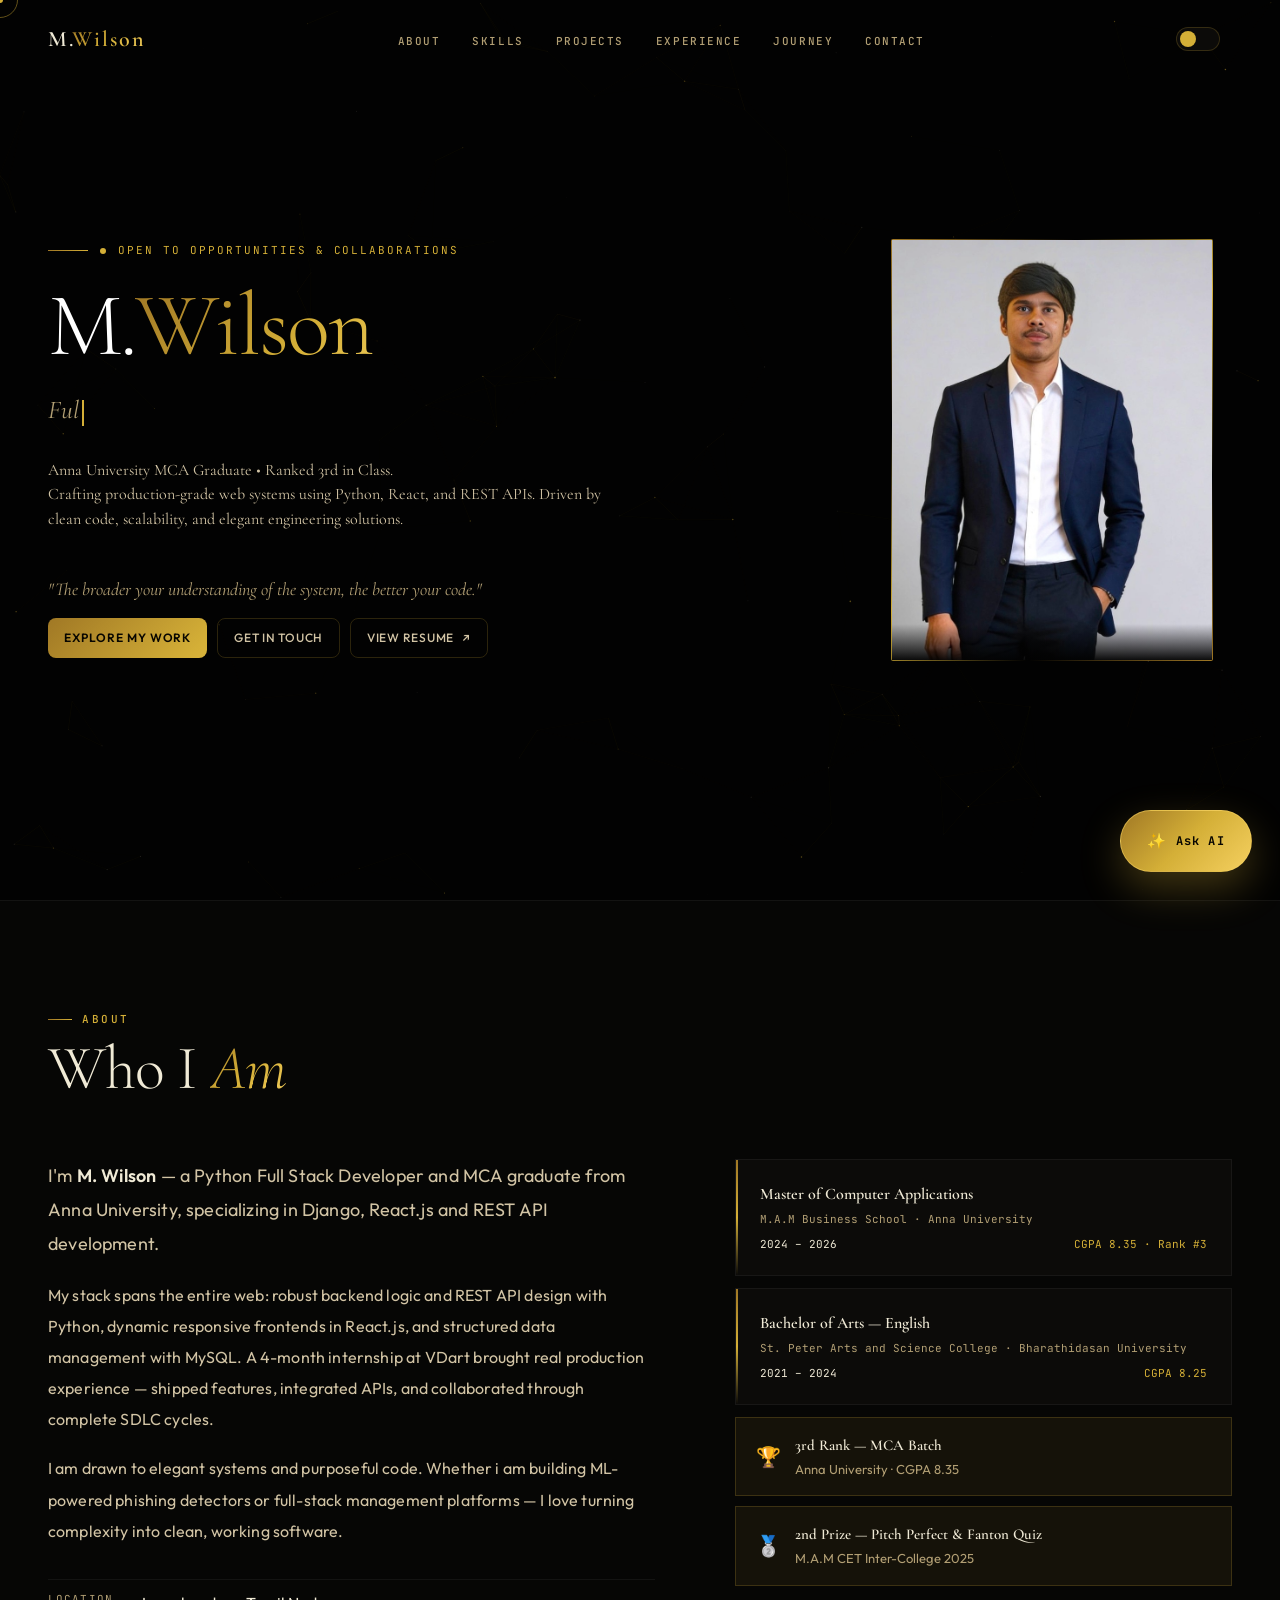
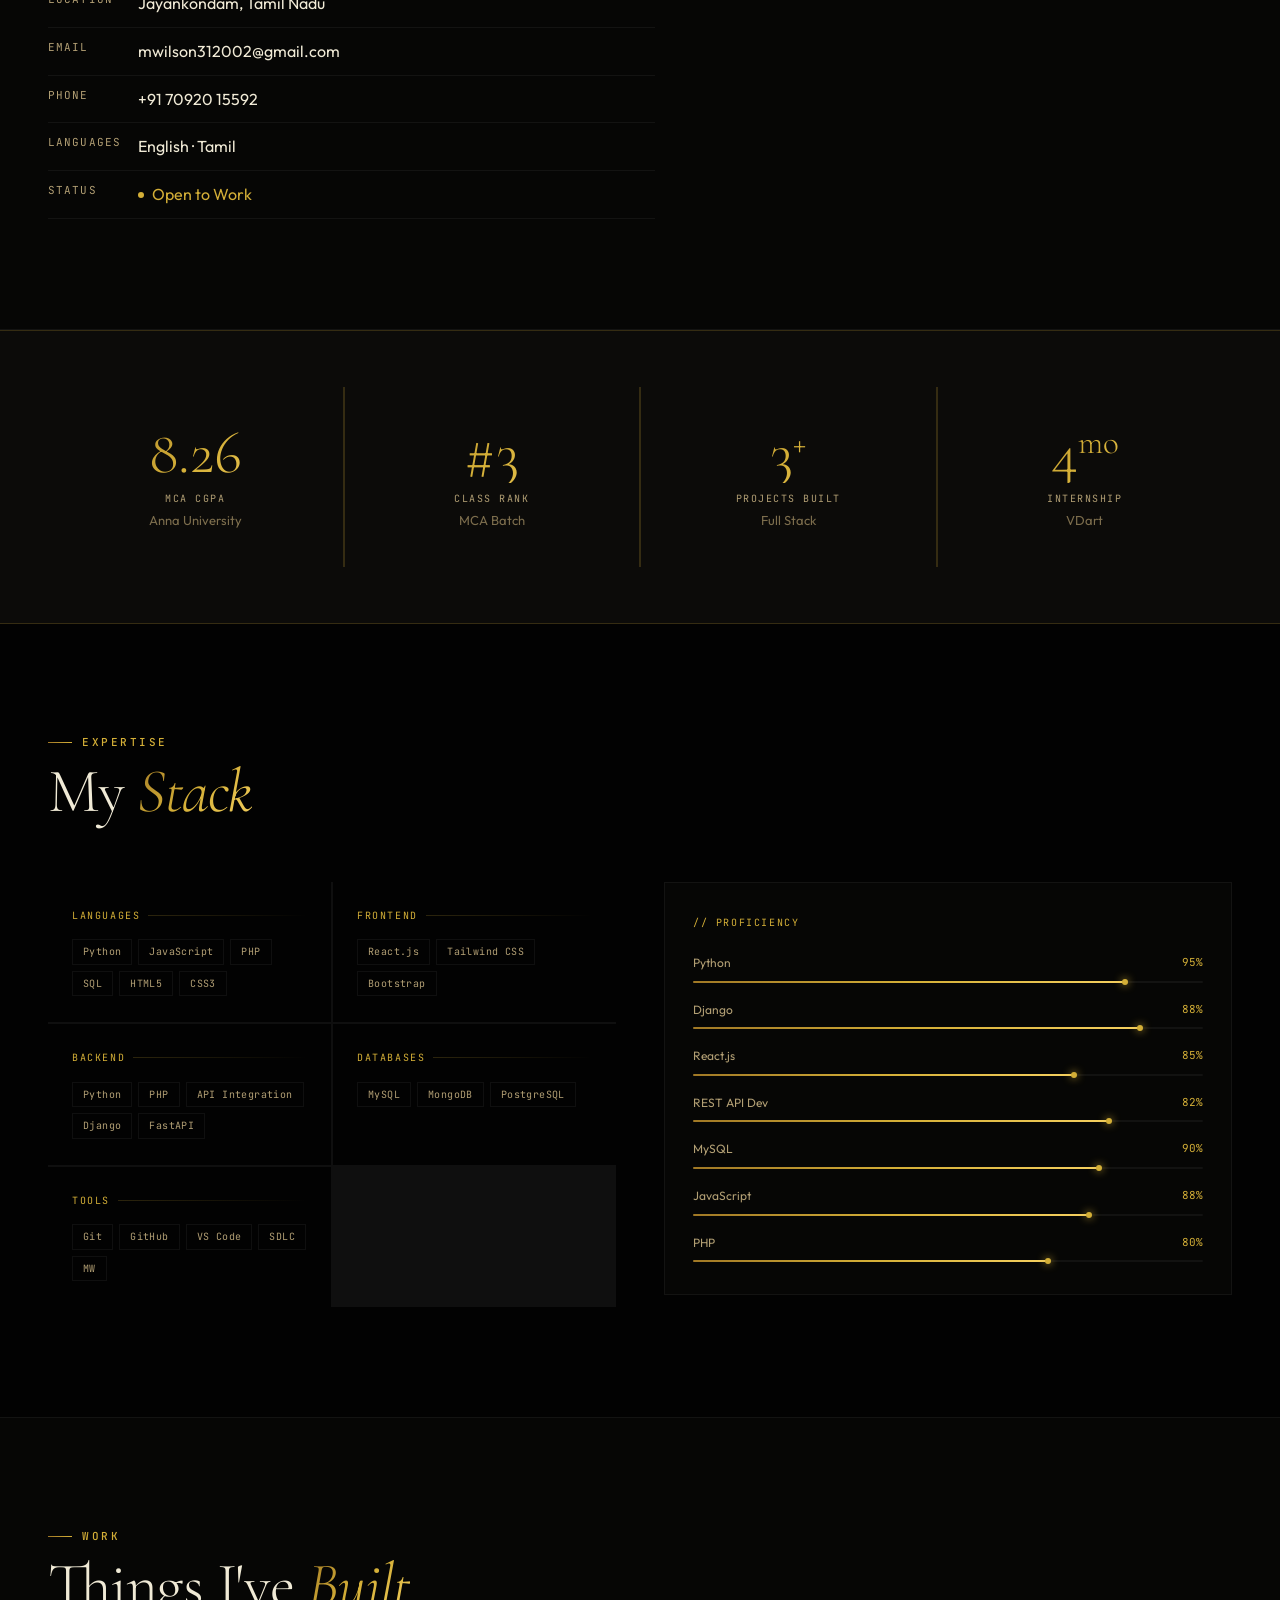
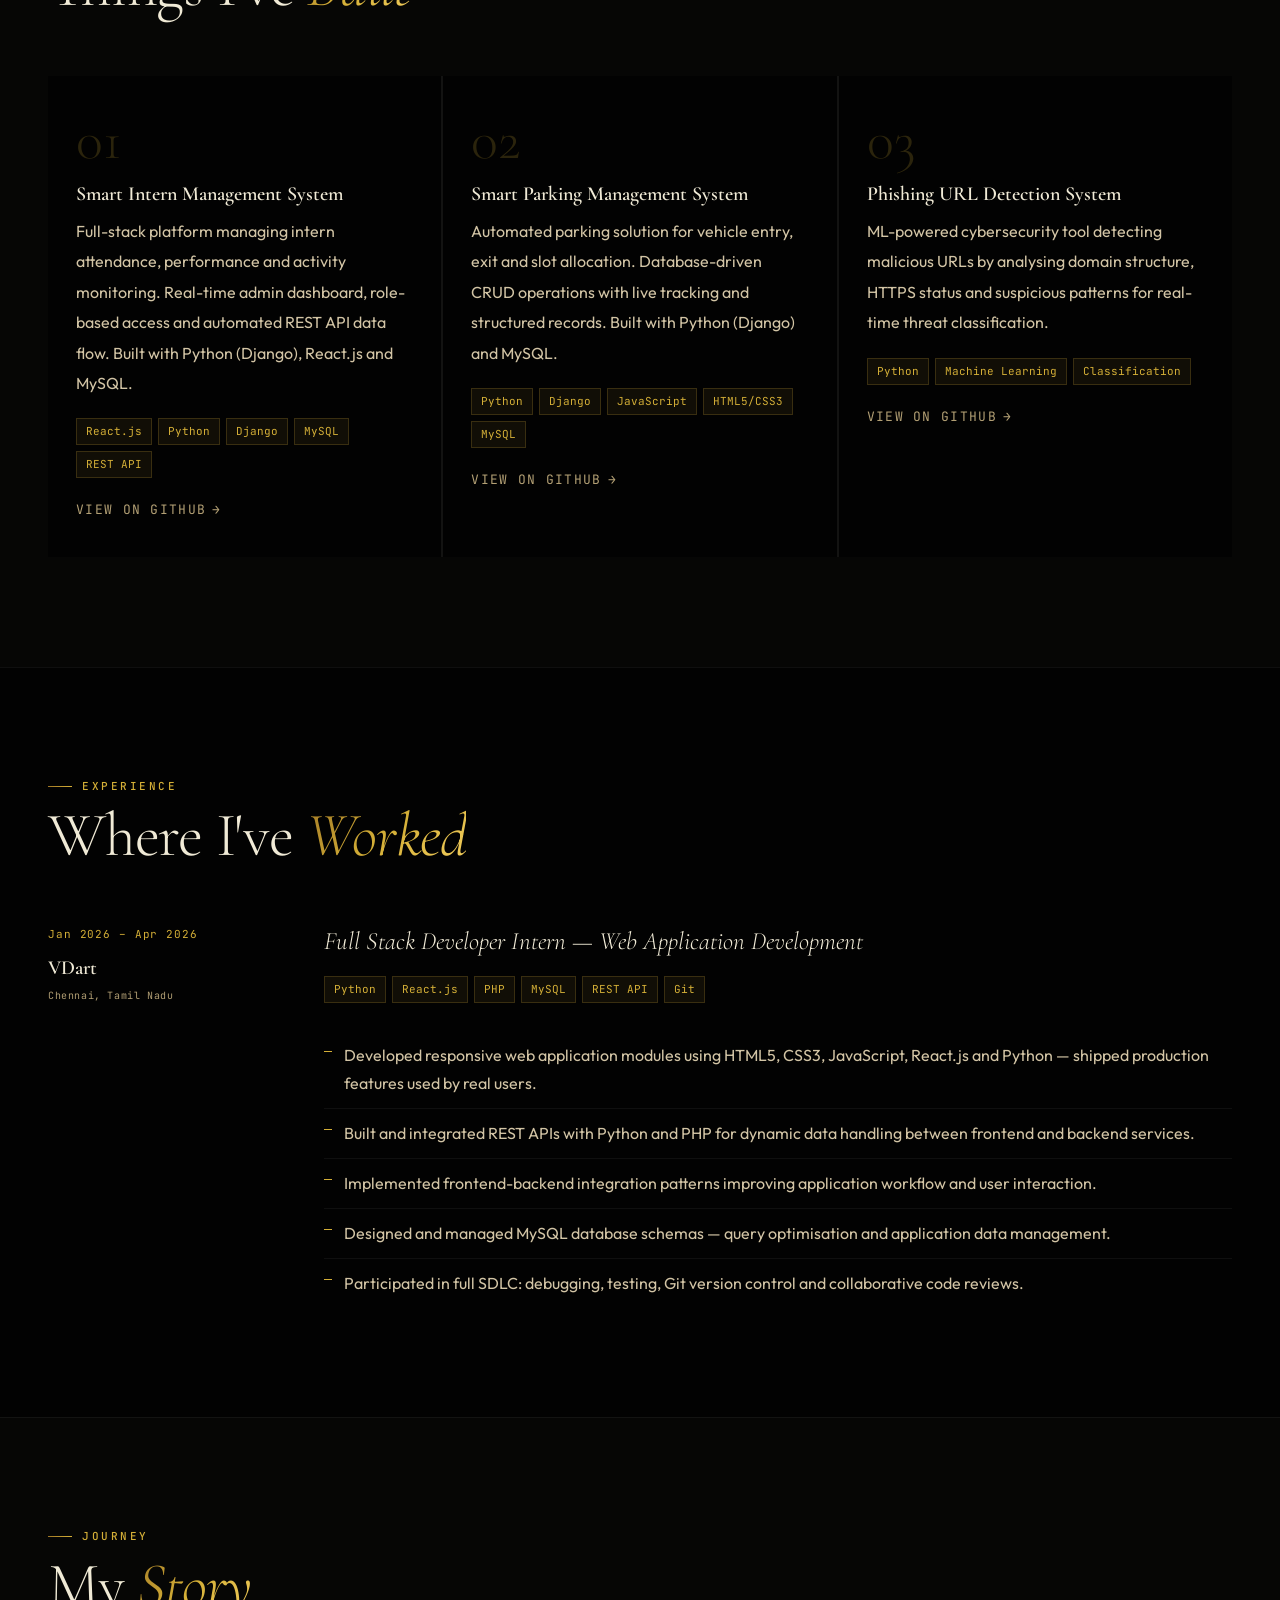
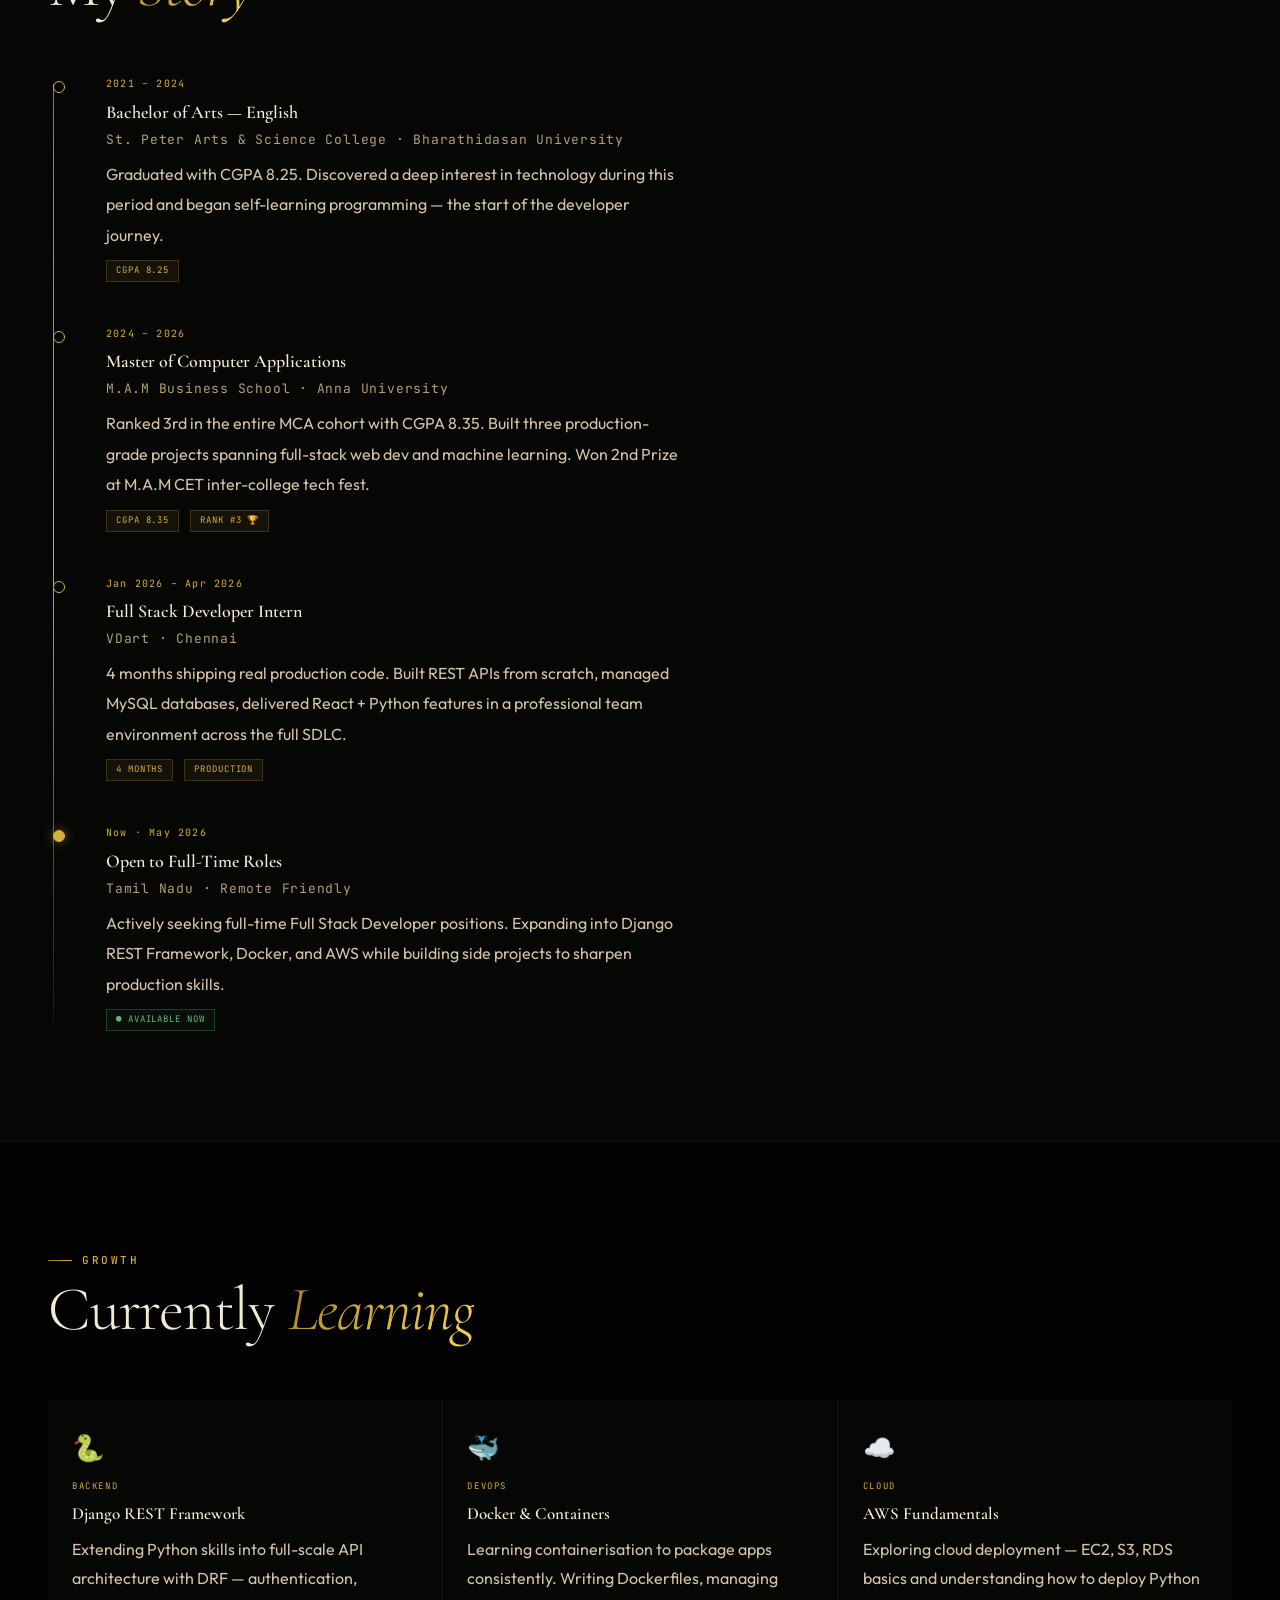
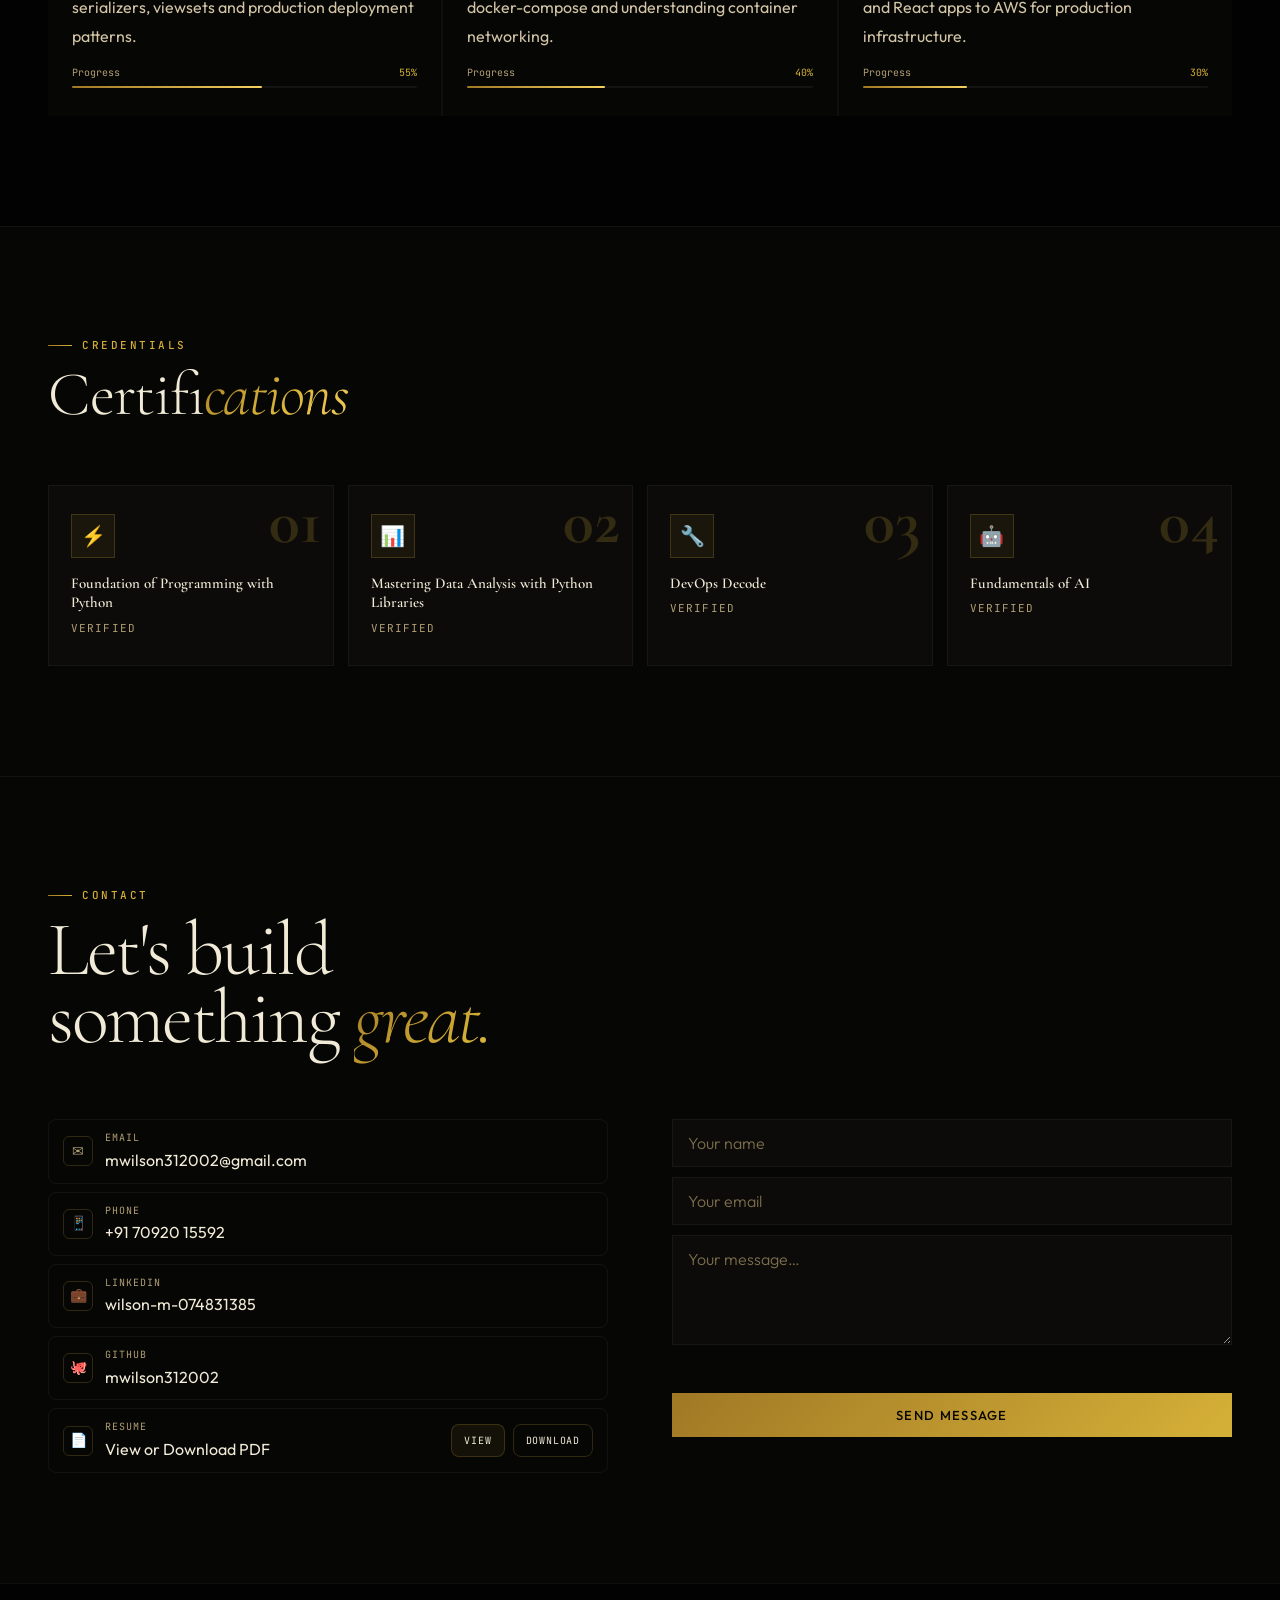
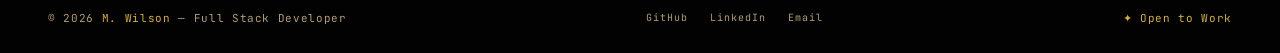
<file: index.html>
<!DOCTYPE html>
<html lang="en" data-theme="dark">
<head>
<meta charset="UTF-8">
<meta name="viewport" content="width=device-width, initial-scale=1.0">
<meta name="theme-color" content="#020202">
<meta name="description" content="M. Wilson is a Python Full Stack Developer with an MCA and 4-month internship experience in Django, React.js, REST APIs, MySQL and full-stack web development.">
<meta name="keywords" content="M Wilson, Python Full Stack Developer, Python Django Developer, React Django Developer, Full Stack Developer Tamil Nadu, MCA Full Stack Developer, Fresher Python Developer, Web Developer, Software Developer">
<meta name="author" content="M. Wilson">
<meta name="robots" content="index, follow">
<link rel="canonical" href="https://mwilson312002.github.io/portfolio/">
<meta property="og:title" content="M. Wilson | Python Full Stack Developer | Django, React & REST APIs">
<meta property="og:description" content="Python Full Stack Developer with an MCA and hands-on internship experience in Django, React.js, REST APIs, MySQL and full-stack web development.">
<meta property="og:type" content="website">
<meta property="og:url" content="https://mwilson312002.github.io/portfolio/">
<meta property="og:image" content="https://mwilson312002.github.io/portfolio/images/mwilson.jpeg">
<meta name="twitter:card" content="summary_large_image">
<meta name="twitter:title" content="M. Wilson | Python Full Stack Developer | Django, React & REST APIs">
<meta name="twitter:description" content="Python Full Stack Developer with an MCA and hands-on internship experience in Django, React.js, REST APIs, MySQL and full-stack web development.">
<meta name="twitter:image" content="https://mwilson312002.github.io/portfolio/images/mwilson.jpeg">
<link rel="manifest" href="manifest.json">
<link rel="icon" type="image/svg+xml" href="images/favicon.svg">
<title>M. Wilson | Python Full Stack Developer | Django, React & REST APIs</title>
<script type="application/ld+json">
{
  "@context": "https://schema.org",
  "@type": "Person",
  "name": "M. Wilson",
  "url": "https://mwilson312002.github.io/portfolio/",
  "image": "https://mwilson312002.github.io/portfolio/images/mwilson.jpeg",
  "jobTitle": "Python Full Stack Developer",
  "description": "Python Full Stack Developer with an MCA and hands-on internship experience in Django, React.js, REST APIs, MySQL and full-stack web development.",
  "email": "mailto:mwilson312002@gmail.com",
  "telephone": "+91-70920-15592",
  "address": {
    "@type": "PostalAddress",
    "addressLocality": "Jayankondam",
    "addressRegion": "Tamil Nadu",
    "addressCountry": "IN"
  },
  "alumniOf": {
    "@type": "CollegeOrUniversity",
    "name": "Anna University"
  },
  "knowsAbout": ["Python", "Django", "React.js", "REST API", "MySQL", "FastAPI", "Full Stack Development"],
  "sameAs": [
    "https://github.com/mwilson312002",
    "https://linkedin.com/in/wilson-m-074831385"
  ]
}
</script>
<link rel="preconnect" href="https://fonts.googleapis.com">
<link href="https://fonts.googleapis.com/css2?family=Cormorant+Garamond:ital,wght@0,300;0,400;0,600;0,700;1,300;1,400;1,600&family=Outfit:wght@300;400;500;600&family=JetBrains+Mono:wght@300;400;500&display=swap" rel="stylesheet">
<link rel="stylesheet" href="css/style.css">
<!-- <style>
*,*::before,*::after{box-sizing:border-box;margin:0;padding:0}
html{scroll-behavior:smooth}
:root{
--gold:#D4AF37;--gold2:#F5D060;--gold3:#A07825;
--glow:rgba(212,175,55,0.15);--glow2:rgba(212,175,55,0.07);
--bg:#020202;--bg2:#060605;--bg3:#0c0b09;--bg4:#111009;
--border:rgba(255,255,255,0.05);--border2:rgba(212,175,55,0.2);--border3:rgba(212,175,55,0.4);
--text:#F0EAD6;--text-soft:#D2C4A5;--muted:#B29F74;--muted2:#7D6E4D;
--shadow:rgba(0,0,0,0.8);
}
[data-theme="light"]{
--bg:#F7F4EE;--bg2:#EDE9DF;--bg3:#E2DDD2;--bg4:#D5CFC2;
--border:rgba(0,0,0,0.09);--border2:rgba(140,100,20,0.28);--border3:rgba(140,100,20,0.5);
--text:#120F00;--text-soft:#2E2515;--muted:#3A301F;--muted2:#5A4B32;
--shadow:rgba(0,0,0,0.12);
--glow:rgba(180,130,20,0.14);--glow2:rgba(180,130,20,0.07);
--gold:#9A6F10;--gold2:#C49A20;--gold3:#7A5508;
}
body{background:var(--bg);color:var(--text);font-family:'Outfit',sans-serif;font-weight:400;line-height:1.55;overflow-x:hidden;cursor:none;transition:background .4s,color .4s;text-rendering:optimizeLegibility;-webkit-font-smoothing:antialiased;font-feature-settings:'liga' 1,'kern' 1}
::-webkit-scrollbar{width:2px}::-webkit-scrollbar-track{background:var(--bg)}::-webkit-scrollbar-thumb{background:var(--gold3)}
#progress-bar{position:fixed;top:0;left:0;height:2px;background:linear-gradient(90deg,var(--gold3),var(--gold),var(--gold2));width:0%;z-index:9999;transition:width .1s}
#cur-dot{position:fixed;width:6px;height:6px;background:var(--gold);border-radius:50%;pointer-events:none;z-index:9998;transform:translate(-50%,-50%);transition:width .15s,height .15s}
#cur-ring{position:fixed;width:36px;height:36px;border:1px solid var(--gold);border-radius:50%;pointer-events:none;z-index:9997;transform:translate(-50%,-50%);opacity:.45;transition:width .1s,height .1s,opacity .1s}
#bg-canvas{position:fixed;inset:0;z-index:0;pointer-events:none}

/* LOADER */
#loader{position:fixed;inset:0;z-index:10000;background:var(--bg);display:flex;flex-direction:column;align-items:center;justify-content:center;transition:opacity .9s,visibility .9s}
#loader.gone{opacity:0;visibility:hidden;pointer-events:none}
.ld-logo{font-family:'Cormorant Garamond',serif;font-size:clamp(32px,6vw,68px);font-weight:300;letter-spacing:.35em;text-transform:uppercase;background:linear-gradient(135deg,#A07825,#D4AF37,#F5D060);-webkit-background-clip:text;-webkit-text-fill-color:transparent;background-clip:text;opacity:0;animation:fadeIn .8s .2s forwards}
.ld-role{font-family:'JetBrains Mono',monospace;font-size:12px;letter-spacing:.2em;color:var(--muted);margin-top:12px;opacity:0;animation:fadeIn .6s .7s forwards}
.ld-bar-outer{width:180px;height:1px;background:var(--muted2);margin-top:28px;opacity:0;animation:fadeIn .5s .8s forwards;overflow:hidden}
.ld-bar-inner{height:100%;background:linear-gradient(90deg,#A07825,#F5D060);width:0;animation:ldFill 1.5s 1s cubic-bezier(.4,0,.2,1) forwards}
@keyframes ldFill{to{width:100%}}
@keyframes fadeIn{to{opacity:1}}

/* NAV */
nav{position:fixed;top:0;left:0;right:0;z-index:600;padding:22px 48px;display:flex;align-items:center;justify-content:space-between;transition:all .4s;border-bottom:1px solid transparent}
nav.scrolled{padding:12px 48px;background:rgba(2,2,2,.95);backdrop-filter:blur(24px);border-bottom-color:var(--border2)}
[data-theme="light"] nav.scrolled{background:rgba(247,244,238,.96)}
.n-logo{font-family:'Cormorant Garamond',serif;font-size:22px;font-weight:600;letter-spacing:.1em;color:var(--text);text-decoration:none;flex-shrink:0}
.n-logo em{background:linear-gradient(135deg,var(--gold3),var(--gold),var(--gold2));-webkit-background-clip:text;-webkit-text-fill-color:transparent;background-clip:text;font-style:normal}
.n-links{display:flex;gap:32px;list-style:none;margin:0 auto}
.n-links a{font-family:'JetBrains Mono',monospace;font-size:11px;font-weight:500;letter-spacing:.14em;text-transform:uppercase;color:var(--muted);text-decoration:none;transition:color .2s;position:relative;white-space:nowrap}
.n-links a::after{content:'';position:absolute;bottom:-4px;left:0;right:0;height:1px;background:var(--gold);transform:scaleX(0);transform-origin:right;transition:transform .3s}
.n-links a:hover{color:var(--gold)}.n-links a:hover::after{transform:scaleX(1);transform-origin:left}
.nav-right{display:flex;align-items:center;gap:10px;flex-shrink:0;margin-right:12px}
.theme-btn{width:44px;height:24px;border-radius:12px;border:1px solid var(--border2);background:var(--bg3);cursor:none;position:relative;transition:background .3s;flex-shrink:0}
.theme-btn::after{content:'';position:absolute;top:3px;left:3px;width:16px;height:16px;border-radius:50%;background:var(--gold);transition:transform .3s}
[data-theme="light"] .theme-btn::after{transform:translateX(20px)}
.n-hire{font-family:'JetBrains Mono',monospace;font-size:10px;letter-spacing:.12em;text-transform:uppercase;padding:8px 20px;border:1px solid var(--border2);color:var(--gold);background:transparent;text-decoration:none;cursor:none;position:relative;overflow:hidden;transition:color .3s;white-space:nowrap}
.n-hire::before{content:'';position:absolute;inset:0;background:linear-gradient(135deg,var(--gold3),var(--gold));transform:translateX(-101%);transition:transform .35s cubic-bezier(.4,0,.2,1)}
.n-hire:hover::before{transform:none}.n-hire:hover{color:#000}
.n-hire span{position:relative;z-index:1}

/* HERO */
#hero{min-height:100vh;position:relative;z-index:1;display:flex;align-items:center;padding:0 48px;overflow:hidden}
.hero-inner{max-width:1200px;margin:0 auto;width:100%;display:grid;grid-template-columns:1fr minmax(320px,360px);gap:80px;align-items:center}
.h-left{max-width:640px}
.h-eye{display:flex;align-items:center;gap:12px;margin-bottom:28px;font-family:'JetBrains Mono',monospace;font-size:11px;letter-spacing:.18em;text-transform:uppercase;color:var(--gold);opacity:0;animation:su .7s .2s cubic-bezier(.16,1,.3,1) forwards}
.h-eye::before{content:'';width:40px;height:1px;background:linear-gradient(90deg,var(--gold3),var(--gold))}
.avdot{width:6px;height:6px;border-radius:50%;background:var(--gold);animation:ping 2s infinite;flex-shrink:0}
@keyframes ping{0%,100%{box-shadow:0 0 0 0 rgba(212,175,55,.6)}50%{box-shadow:0 0 0 8px rgba(212,175,55,0)}}
.h-name{font-family:'Cormorant Garamond',serif;font-size:clamp(60px,7vw,100px);font-weight:300;line-height:.88;letter-spacing:-.02em;color:#fff;overflow:hidden;white-space:nowrap}
[data-theme="light"] .h-name{color:#1A1500}
.h-name .n1{display:inline-block;opacity:0;transform:translateY(110%);animation:lu .9s .3s cubic-bezier(.16,1,.3,1) forwards}
.h-name .n2{display:inline-block;background:linear-gradient(135deg,#A07825 0%,#D4AF37 40%,#F5D060 65%,#D4AF37 85%,#A07825 100%);background-size:200%;-webkit-background-clip:text;-webkit-text-fill-color:transparent;background-clip:text;opacity:0;transform:translateY(110%);animation:lu .9s .48s cubic-bezier(.16,1,.3,1) forwards,shimmer 5s 2s linear infinite}
@keyframes lu{to{opacity:1;transform:none}}
@keyframes shimmer{0%,100%{background-position:0%}50%{background-position:100%}}
.h-type{font-family:'Cormorant Garamond',serif;font-style:italic;font-size:clamp(18px,2vw,26px);color:var(--muted);font-weight:400;letter-spacing:.02em;margin:24px 0 28px;min-height:34px;opacity:0;animation:fu .7s .7s forwards}
.type-cursor{display:inline-block;width:2px;height:1em;background:var(--gold);vertical-align:middle;margin-left:2px;animation:blink 1s step-end infinite}
@keyframes blink{50%{opacity:0}}
.h-desc{font-family:'Cormorant Garamond',serif;font-size:clamp(20px,2vw,26px);font-weight:400;color:var(--muted);line-height:1.55;max-width:560px;margin-bottom:44px;opacity:0;animation:fu .7s .9s forwards}
.h-desc strong{color:var(--text);font-weight:400}
.h-btns{display:grid;grid-template-columns:repeat(3,minmax(0,1fr));gap:12px;opacity:0;animation:fu .7s 1.05s forwards}
@keyframes su{from{opacity:0;transform:translateX(-20px)}to{opacity:1;transform:none}}
@keyframes fu{from{opacity:0;transform:translateY(16px)}to{opacity:1;transform:none}}
.btn-gold{padding:14px 20px;font-family:'Outfit',sans-serif;font-size:13px;font-weight:500;letter-spacing:.08em;text-transform:uppercase;background:linear-gradient(135deg,var(--gold3),var(--gold),var(--gold2));background-size:200%;color:#080600;border:none;cursor:none;text-decoration:none;display:inline-flex;align-items:center;justify-content:center;min-height:50px;transition:background-position .4s,transform .2s,box-shadow .3s}
.btn-gold:hover{background-position:100%;transform:translateY(-3px);box-shadow:0 14px 44px rgba(212,175,55,.3)}
.btn-outline{padding:14px 20px;font-family:'Outfit',sans-serif;font-size:13px;font-weight:400;letter-spacing:.08em;text-transform:uppercase;background:transparent;color:var(--text-soft);border:1px solid var(--border2);cursor:none;text-decoration:none;display:inline-flex;align-items:center;justify-content:center;min-height:50px;transition:border-color .25s,color .25s}
.btn-outline:hover{border-color:var(--border3);color:var(--gold)}
.btn-resume{padding:14px 20px;font-family:'Outfit',sans-serif;font-size:13px;font-weight:400;letter-spacing:.08em;text-transform:uppercase;background:transparent;color:var(--text-soft);border:1px solid var(--border2);cursor:none;text-decoration:none;display:inline-flex;align-items:center;justify-content:center;gap:8px;min-height:50px;transition:all .25s;position:relative;overflow:hidden}
.btn-resume::before{content:'';position:absolute;inset:0;background:var(--glow);transform:scaleX(0);transform-origin:left;transition:transform .3s}
.btn-resume:hover::before{transform:none}
.btn-resume:hover{transform:translateY(-2px)}
.btn-resume span{position:relative;z-index:1}
.resume-icon{position:relative;z-index:1}
.btn-resume:hover .resume-icon{animation:bounce .6s infinite}
@keyframes bounce{0%,100%{transform:translateY(0)}50%{transform:translateY(3px)}}

/* PROFILE PHOTO */
.h-right{opacity:0;animation:fu .9s 1.1s cubic-bezier(.16,1,.3,1) forwards;flex-shrink:0;display:flex;justify-content:center}
.profile-wrap{position:relative;display:flex;flex-direction:column;align-items:center;gap:16px}
.photo-frame{position:relative;width:320px}
.photo-frame::before{content:'';position:absolute;inset:-1px;background:linear-gradient(135deg,var(--gold3),transparent,var(--gold),transparent,var(--gold3));border-radius:2px;z-index:0}
.photo-inner{position:relative;z-index:1;width:320px;overflow:hidden;background:var(--bg3)}
.photo-inner img{width:100%;height:420px;object-fit:cover;object-position:top center;display:block;filter:grayscale(15%);transition:filter .4s}
.photo-frame:hover .photo-inner img{filter:grayscale(0%)}
.photo-overlay{position:absolute;bottom:0;left:0;right:0;padding:18px 16px;background:linear-gradient(to top,rgba(2,2,2,.95) 0%,transparent 100%);z-index:2}
[data-theme="light"] .photo-overlay{background:linear-gradient(to top,rgba(30,24,5,.88) 0%,transparent 100%)}
.photo-name{font-family:'Cormorant Garamond',serif;font-size:18px;font-weight:600;color:#fff;line-height:1}
.photo-role{font-family:'JetBrains Mono',monospace;font-size:9px;color:var(--gold);letter-spacing:.14em;text-transform:uppercase;margin-top:4px}
.photo-badge{display:inline-flex;align-items:center;gap:5px;font-family:'JetBrains Mono',monospace;font-size:8px;letter-spacing:.1em;text-transform:uppercase;padding:3px 8px;border:1px solid rgba(212,175,55,.4);color:var(--gold);margin-top:8px;background:rgba(212,175,55,.06)}
[data-theme="light"] .photo-badge{border-color:rgba(140,100,20,.4);color:var(--gold)}
.photo-badge-dot{width:5px;height:5px;border-radius:50%;background:var(--gold);animation:ping 2s infinite}


/* SECTIONS */
section{padding:110px 48px;position:relative;z-index:1}
.max{max-width:1200px;margin:0 auto;width:100%}
.s-eye{font-family:'JetBrains Mono',monospace;font-size:11px;font-weight:500;letter-spacing:.23em;text-transform:uppercase;color:var(--gold);display:flex;align-items:center;gap:10px;margin-bottom:12px}
.s-eye::before{content:'';width:24px;height:1px;background:linear-gradient(90deg,var(--gold3),var(--gold))}
.s-title{font-family:'Cormorant Garamond',serif;font-size:clamp(36px,5vw,62px);font-weight:300;line-height:.95;letter-spacing:-.02em;color:var(--text);margin-bottom:60px}
.s-title em{font-style:italic;background:linear-gradient(135deg,var(--gold3),var(--gold),var(--gold2));-webkit-background-clip:text;-webkit-text-fill-color:transparent;background-clip:text}

/* ABOUT */
#about{background:var(--bg2);border-top:1px solid var(--border);border-bottom:1px solid var(--border)}
.about-grid{display:grid;grid-template-columns:1.1fr .9fr;gap:80px;align-items:start}
.about-p{font-size:17px;color:var(--text-soft);line-height:1.95;margin-bottom:18px;max-width:64ch;letter-spacing:.01em}
.about-p strong{color:var(--text);font-weight:600}
.about-p:first-child{font-size:18px;line-height:1.9}
[data-theme="light"] .about-p{color:#2B2316}
[data-theme="light"] .about-p strong{color:#120F00}
.info-tbl{margin-top:32px}
.ir{display:grid;grid-template-columns:90px 1fr;border-bottom:1px solid var(--border)}
.ir:first-child{border-top:1px solid var(--border)}
.ik{padding:11px 0;font-family:'JetBrains Mono',monospace;font-size:11px;letter-spacing:.1em;text-transform:uppercase;color:var(--muted)}
.iv{padding:11px 0;font-size:13px;color:var(--text)}
.iv.live{color:var(--gold);display:flex;align-items:center;gap:8px}
.iv.live::before{content:'';width:6px;height:6px;border-radius:50%;background:var(--gold);animation:ping 2s infinite;flex-shrink:0}
.edu-stack{display:grid;gap:12px}
.edu-it{padding:22px 24px;border:1px solid var(--border);background:var(--bg3);position:relative;overflow:hidden;transition:all .3s}
.edu-it:hover{border-color:var(--border2);transform:translateY(-2px)}
.edu-it::before{content:'';position:absolute;left:0;top:0;bottom:0;width:2px;background:linear-gradient(to bottom,var(--gold3),var(--gold),transparent)}
.e-deg{font-family:'Cormorant Garamond',serif;font-size:16px;font-weight:600;color:var(--text);margin-bottom:4px}
.e-sch{font-size:11px;color:var(--muted);margin-bottom:8px;font-family:'JetBrains Mono',monospace}
.e-meta{display:flex;justify-content:space-between;font-size:11px;font-family:'JetBrains Mono',monospace}
.e-gpa{color:var(--gold)}
.ach-cards{display:grid;gap:10px;margin-top:12px}
.ach-c{padding:16px 20px;border:1px solid var(--border2);background:var(--glow2);display:flex;gap:14px;align-items:center;transition:all .3s}
.ach-c:hover{border-color:var(--border3)}
.ach-ico{font-size:20px;flex-shrink:0}
.ach-t{font-family:'Cormorant Garamond',serif;font-size:15px;font-weight:600;color:var(--text)}
.ach-d{font-size:11px;color:var(--muted);margin-top:2px}

/* STATS */
#stats-band{background:var(--bg3);border-top:1px solid var(--border2);border-bottom:1px solid var(--border2);padding:56px 48px;z-index:1;position:relative}
.stats-grid{max-width:1200px;margin:0 auto;display:grid;grid-template-columns:repeat(4,1fr);gap:2px;background:var(--border2)}
.stat-cell{background:var(--bg3);padding:36px 20px;text-align:center;position:relative;overflow:hidden;transition:background .25s}
.stat-cell:hover{background:var(--bg4)}
.stat-n{font-family:'Cormorant Garamond',serif;font-size:clamp(42px,5vw,60px);font-weight:300;line-height:1;background:linear-gradient(135deg,var(--gold3),var(--gold),var(--gold2));-webkit-background-clip:text;-webkit-text-fill-color:transparent;background-clip:text}
.stat-suffix{font-family:'Cormorant Garamond',serif;font-size:.55em;vertical-align:top;margin-top:.1em;display:inline-block}
.stat-l{font-family:'JetBrains Mono',monospace;font-size:10px;letter-spacing:.15em;text-transform:uppercase;color:var(--muted);margin-top:8px}
.stat-sub{font-size:11px;color:var(--muted2);margin-top:4px}

/* SKILLS */
#skills{background:var(--bg)}
.skills-row{display:grid;grid-template-columns:1fr 1fr;gap:48px;align-items:start}
.sg-grid{display:grid;grid-template-columns:1fr 1fr;gap:2px;background:var(--border)}
.sg{background:var(--bg);padding:26px 24px;transition:background .25s}
.sg:hover{background:var(--bg3)}
[data-theme="light"] .sg{background:var(--bg2)}
[data-theme="light"] .sg:hover{background:var(--bg3)}
.sg-head{font-family:'JetBrains Mono',monospace;font-size:10px;letter-spacing:.16em;text-transform:uppercase;color:var(--gold);margin-bottom:16px;display:flex;align-items:center;gap:8px}
.sg-head::after{content:'';flex:1;height:1px;background:linear-gradient(90deg,var(--border2),transparent)}
.pills{display:flex;flex-wrap:wrap;gap:6px}
.pill{font-family:'JetBrains Mono',monospace;font-size:10px;padding:4px 10px;border:1px solid var(--border);color:var(--muted);background:transparent;cursor:default;transition:all .2s;letter-spacing:.04em}
[data-theme="light"] .pill{border-color:var(--border2);color:var(--muted)}
.pill:hover{border-color:var(--border3);color:var(--gold);background:var(--glow)}
/* PROFICIENCY BARS */
.skills-right-content{padding:32px 28px;border:1px solid var(--border);background:var(--bg2)}
[data-theme="light"] .skills-right-content{background:var(--bg3)}
.bar-section-title{font-family:'JetBrains Mono',monospace;font-size:10px;letter-spacing:.16em;text-transform:uppercase;color:var(--gold);margin-bottom:24px}
.bars-grid{display:grid;gap:18px}
.bh{display:flex;justify-content:space-between;font-size:12px;margin-bottom:8px}
.bn{color:var(--muted)}.bp{color:var(--gold);font-family:'JetBrains Mono',monospace;font-size:11px}
.bt{height:2px;background:var(--border);position:relative;border-radius:1px}
[data-theme="light"] .bt{background:var(--border2);opacity:.4}
.bf{position:absolute;top:0;left:0;height:2px;background:linear-gradient(90deg,var(--gold3),var(--gold),var(--gold2));transform:scaleX(0);transform-origin:left;animation:barG 1.6s cubic-bezier(.16,1,.3,1) forwards;border-radius:1px}
.bf::after{content:'';position:absolute;right:-1px;top:-2px;width:6px;height:6px;border-radius:50%;background:var(--gold);box-shadow:0 0 8px var(--gold)}
[data-theme="light"] .bf::after{box-shadow:none}
@keyframes barG{to{transform:scaleX(1)}}

/* PROJECTS */
#projects{background:var(--bg2);border-top:1px solid var(--border)}
.proj-grid{display:grid;grid-template-columns:repeat(3,1fr);gap:2px;background:var(--border)}
.pc{background:var(--bg);padding:36px 28px;position:relative;overflow:hidden;cursor:none;transition:background .25s}
.pc:hover{background:var(--bg4)}
[data-theme="light"] .pc{background:var(--bg2)}
[data-theme="light"] .pc:hover{background:var(--bg4)}
.pc::before{content:'';position:absolute;top:0;left:0;right:0;height:1px;background:linear-gradient(90deg,transparent,var(--gold),transparent);transform:scaleX(0);transform-origin:left;transition:transform .5s}
.pc:hover::before{transform:none}
.pc::after{content:'';position:absolute;inset:0;background:radial-gradient(ellipse at 50% 0,rgba(212,175,55,.04),transparent 55%);opacity:0;transition:opacity .4s}
.pc:hover::after{opacity:1}
.p-num{font-family:'Cormorant Garamond',serif;font-size:56px;font-weight:300;line-height:1;margin-bottom:14px;color:var(--border2)}
.p-name{font-family:'Cormorant Garamond',serif;font-size:20px;font-weight:600;color:var(--text);margin-bottom:10px;line-height:1.2;position:relative;z-index:1}
.p-desc{font-size:13px;color:var(--muted);line-height:1.9;margin-bottom:20px;position:relative;z-index:1}
.p-tags{display:flex;flex-wrap:wrap;gap:6px;margin-bottom:22px;position:relative;z-index:1}
.p-tag{font-family:'JetBrains Mono',monospace;font-size:11px;padding:4px 9px;border:1px solid var(--border2);color:var(--gold);background:var(--glow2)}
.p-preview{position:absolute;bottom:0;left:0;right:0;height:2px;background:linear-gradient(90deg,var(--gold3),var(--gold),var(--gold2));transform:scaleX(0);transform-origin:left;transition:transform .4s;z-index:2}
.pc:hover .p-preview{transform:none}
.p-link{font-family:'JetBrains Mono',monospace;font-size:11px;color:var(--muted);letter-spacing:.1em;text-transform:uppercase;text-decoration:none;display:flex;align-items:center;gap:6px;transition:color .2s;position:relative;z-index:1}
.p-link:hover{color:var(--gold)}
.p-arr{transition:transform .3s cubic-bezier(.4,0,.2,1);display:inline-block}
.p-link:hover .p-arr{transform:translateX(5px)}

/* EXPERIENCE */
#experience{background:var(--bg);border-top:1px solid var(--border)}
.exp-grid{display:grid;grid-template-columns:220px 1fr;gap:56px}
.exp-l .ep{font-family:'JetBrains Mono',monospace;font-size:11px;color:var(--gold);letter-spacing:.08em;margin-bottom:10px}
.exp-l .ec{font-family:'Cormorant Garamond',serif;font-size:20px;font-weight:600;color:var(--text);margin-bottom:4px}
.exp-l .el{font-family:'JetBrains Mono',monospace;font-size:10px;color:var(--muted);letter-spacing:.06em}
.exp-r .er{font-family:'Cormorant Garamond',serif;font-style:italic;font-size:25px;font-weight:300;color:var(--text);margin-bottom:20px;line-height:1.2}
.exp-tags{display:flex;flex-wrap:wrap;gap:6px;margin-bottom:28px}
.exp-ul{list-style:none}
.exp-ul li{font-size:13px;color:var(--muted);padding:10px 0 10px 20px;position:relative;border-bottom:1px solid var(--border);line-height:1.8;transition:color .2s}
.exp-ul li:last-child{border-bottom:none}
.exp-ul li::before{content:'';position:absolute;left:0;top:20px;width:8px;height:1px;background:var(--gold)}
.exp-ul li:hover{color:var(--text)}

/* TIMELINE */
#timeline{background:var(--bg2);border-top:1px solid var(--border)}
.tl-wrap{position:relative;padding-left:30px}
.tl-wrap::before{content:'';position:absolute;left:5px;top:8px;bottom:8px;width:1px;background:linear-gradient(to bottom,var(--gold3),var(--gold),rgba(212,175,55,.1))}
.tl-item{position:relative;padding:0 0 44px 28px}
.tl-item:last-child{padding-bottom:0}
.tl-dot{position:absolute;left:-25px;top:5px;width:12px;height:12px;border-radius:50%;border:1px solid var(--gold);background:var(--bg);transition:background .3s}
.tl-item:hover .tl-dot{background:var(--gold)}
.tl-dot.active{background:var(--gold);box-shadow:0 0 12px rgba(212,175,55,.5)}
[data-theme="light"] .tl-dot{background:var(--bg2)}
[data-theme="light"] .tl-item:hover .tl-dot{background:var(--gold)}
.tl-year{font-family:'JetBrains Mono',monospace;font-size:10px;color:var(--gold);letter-spacing:.12em;margin-bottom:7px}
.tl-title{font-family:'Cormorant Garamond',serif;font-size:18px;font-weight:600;color:var(--text);margin-bottom:3px}
.tl-org{font-family:'JetBrains Mono',monospace;font-size:11px;color:var(--muted);margin-bottom:9px;letter-spacing:.06em}
.tl-desc{font-size:13px;color:var(--muted);line-height:1.9;max-width:580px}
.tl-badge{display:inline-flex;align-items:center;gap:5px;font-family:'JetBrains Mono',monospace;font-size:9px;letter-spacing:.1em;text-transform:uppercase;padding:3px 9px;border:1px solid var(--border2);color:var(--gold);background:var(--glow2);margin-top:10px}
.tl-badge.green{border-color:rgba(80,180,100,.3);color:#5cba78;background:rgba(80,180,100,.05)}
[data-theme="light"] .tl-badge.green{color:#2e7d47}

/* CURRENTLY LEARNING */
#learning{background:var(--bg);border-top:1px solid var(--border)}
.learn-grid{display:grid;grid-template-columns:repeat(3,1fr);gap:2px;background:var(--border)}
.learn-card{background:var(--bg2);padding:28px 24px;position:relative;overflow:hidden;transition:all .3s}
.learn-card:hover{background:var(--bg4)}
[data-theme="light"] .learn-card{background:var(--bg3)}
[data-theme="light"] .learn-card:hover{background:var(--bg4)}
.learn-card::before{content:'';position:absolute;top:0;left:0;right:0;height:1px;background:linear-gradient(90deg,transparent,var(--gold),transparent);transform:scaleX(0);transform-origin:left;transition:transform .5s}
.learn-card:hover::before{transform:none}
.learn-ico{font-size:26px;margin-bottom:12px}
.learn-label{font-family:'JetBrains Mono',monospace;font-size:9px;letter-spacing:.18em;text-transform:uppercase;color:var(--gold);margin-bottom:7px}
.learn-title{font-family:'Cormorant Garamond',serif;font-size:17px;font-weight:600;color:var(--text);margin-bottom:8px}
.learn-desc{font-size:12px;color:var(--muted);line-height:1.8}
.learn-progress{margin-top:14px}
.lp-label{display:flex;justify-content:space-between;font-family:'JetBrains Mono',monospace;font-size:10px;margin-bottom:6px}
.lp-name{color:var(--muted)}.lp-pct{color:var(--gold)}
.lp-track{height:2px;background:var(--border);position:relative;border-radius:1px}
[data-theme="light"] .lp-track{background:var(--border2);opacity:.5}
.lp-fill{position:absolute;top:0;left:0;height:2px;background:linear-gradient(90deg,var(--gold3),var(--gold2));transform:scaleX(0);transform-origin:left;animation:barG 1.8s cubic-bezier(.16,1,.3,1) forwards;border-radius:1px}

/* CERTIFICATIONS */
#certifications{background:var(--bg2);border-top:1px solid var(--border)}
.cert-grid{display:grid;grid-template-columns:repeat(4,1fr);gap:14px}
.cert-c{padding:28px 22px;border:1px solid var(--border);background:var(--bg3);position:relative;overflow:hidden;transition:all .3s}
[data-theme="light"] .cert-c{background:var(--bg);border-color:var(--border2)}
.cert-c:hover{border-color:var(--border2);transform:translateY(-3px);box-shadow:0 18px 50px var(--shadow)}
[data-theme="light"] .cert-c:hover{box-shadow:0 12px 36px rgba(0,0,0,.1)}
.cert-c::before{content:attr(data-i);position:absolute;right:12px;top:4px;font-family:'Cormorant Garamond',serif;font-size:64px;font-weight:700;color:var(--border2);line-height:1}
.cert-ico{width:44px;height:44px;border:1px solid var(--border2);display:flex;align-items:center;justify-content:center;font-size:20px;margin-bottom:16px;background:var(--glow2);transition:all .3s}
.cert-c:hover .cert-ico{border-color:var(--border3)}
.cert-n{font-family:'Cormorant Garamond',serif;font-size:15px;font-weight:600;color:var(--text);line-height:1.3;margin-bottom:7px}
.cert-s{font-family:'JetBrains Mono',monospace;font-size:11px;color:var(--muted);letter-spacing:.1em;text-transform:uppercase}

/* CONTACT */
#contact{background:var(--bg2);border-top:1px solid var(--border)}
.contact-h{font-family:'Cormorant Garamond',serif;font-size:clamp(40px,6vw,86px);font-weight:300;line-height:.88;letter-spacing:-.03em;color:var(--text);margin-bottom:68px}
.contact-h em{font-style:italic;background:linear-gradient(135deg,var(--gold3),var(--gold),var(--gold2));background-size:200%;-webkit-background-clip:text;-webkit-text-fill-color:transparent;background-clip:text;animation:shimmer 4s linear infinite}
.contact-row{display:grid;grid-template-columns:1fr 1fr;gap:64px;align-items:start}
.c-links{display:grid;gap:8px}
.c-link{display:flex;align-items:center;gap:14px;padding:16px 18px;border:1px solid var(--border);text-decoration:none;color:var(--muted);position:relative;overflow:hidden;transition:border-color .3s}
[data-theme="light"] .c-link{border-color:var(--border2)}
.c-link::before{content:'';position:absolute;inset:0;background:linear-gradient(135deg,var(--glow2),transparent);transform:translateX(-100%);transition:transform .38s}
.c-link:hover::before{transform:none}.c-link:hover{border-color:var(--border3)}
.c-ico{width:36px;height:36px;border:1px solid var(--border2);display:flex;align-items:center;justify-content:center;font-size:15px;flex-shrink:0;transition:all .3s;position:relative;z-index:1}
.c-link:hover .c-ico{background:var(--glow)}
.c-lbl{font-family:'JetBrains Mono',monospace;font-size:10px;letter-spacing:.1em;text-transform:uppercase;color:var(--muted);margin-bottom:2px;position:relative;z-index:1}
.c-val{font-size:13px;color:var(--text);transition:color .3s;position:relative;z-index:1}
.c-link:hover .c-val{color:var(--gold)}
.c-form{display:grid;gap:10px}
.fi{width:100%;padding:13px 15px;background:var(--bg3);border:1px solid var(--border);color:var(--text);font-family:'Outfit',sans-serif;font-size:13px;font-weight:300;outline:none;transition:border-color .25s}
[data-theme="light"] .fi{background:var(--bg);border-color:var(--border2);color:var(--text)}
.fi:focus{border-color:var(--border2)}
.fi::placeholder{color:var(--muted2)}
[data-theme="light"] .fi::placeholder{color:var(--muted2)}
textarea.fi{resize:vertical;min-height:110px}
.send-btn{padding:14px;font-family:'Outfit',sans-serif;font-size:13px;font-weight:500;letter-spacing:.1em;text-transform:uppercase;background:linear-gradient(135deg,var(--gold3),var(--gold),var(--gold2));background-size:200%;color:#080600;border:none;cursor:none;transition:all .35s}
.send-btn:hover{background-position:100%;transform:translateY(-2px)}

/* FOOTER */
footer{padding:26px 48px;border-top:1px solid var(--border);display:flex;justify-content:space-between;align-items:center;font-family:'JetBrains Mono',monospace;font-size:11px;color:var(--muted);letter-spacing:.06em;z-index:1;position:relative}
[data-theme="light"] footer{border-top-color:var(--border2)}
.f-gold{color:var(--gold)}
.footer-links{display:flex;gap:22px}
.footer-links a{color:var(--muted);text-decoration:none;font-size:10px;letter-spacing:.1em;transition:color .2s}
.footer-links a:hover{color:var(--gold)}

/* REVEAL */
.reveal{opacity:0;transform:translateY(26px);transition:opacity .85s cubic-bezier(.16,1,.3,1),transform .85s cubic-bezier(.16,1,.3,1)}
.reveal-l{opacity:0;transform:translateX(-26px);transition:opacity .85s cubic-bezier(.16,1,.3,1),transform .85s cubic-bezier(.16,1,.3,1)}
.reveal-r{opacity:0;transform:translateX(26px);transition:opacity .85s cubic-bezier(.16,1,.3,1),transform .85s cubic-bezier(.16,1,.3,1)}
.reveal.on,.reveal-l.on,.reveal-r.on{opacity:1;transform:none}
.d1{transition-delay:.05s}.d2{transition-delay:.12s}.d3{transition-delay:.2s}.d4{transition-delay:.28s}

/* READABILITY BOOST */
.h-desc,.about-p,.p-desc,.tl-desc,.learn-desc,.exp-ul li,.iv,.c-val,.fi{font-size:16px}
.h-desc,.about-p,.p-desc,.tl-desc,.learn-desc,.exp-ul li{color:var(--text-soft);font-weight:400}
.p-link,.ach-d,.stat-sub,.tl-org{font-size:13px}

[data-theme="light"] .h-desc,
[data-theme="light"] .about-p,
[data-theme="light"] .p-desc,
[data-theme="light"] .tl-desc,
[data-theme="light"] .learn-desc,
[data-theme="light"] .exp-ul li{color:var(--text-soft)}

/* BACK TO TOP */
#btt{position:fixed;bottom:28px;right:28px;width:42px;height:42px;border:1px solid var(--border2);background:var(--bg3);cursor:none;display:flex;align-items:center;justify-content:center;color:var(--gold);font-size:15px;z-index:400;opacity:0;transform:translateY(10px);transition:all .3s}
#btt.show{opacity:1;transform:none}
#btt:hover{background:var(--glow)}

/* RESPONSIVE */
@media(max-width:1024px){
nav{padding:16px 20px}nav.scrolled{padding:10px 20px}
.n-links{display:none}
#hero,.max,section,#contact,#stats-band,footer{padding-left:20px;padding-right:20px}
.nav-right{margin-right:0}
.hero-inner{grid-template-columns:1fr;justify-items:center;gap:36px}
.h-left{max-width:100%}
.h-right{display:flex;justify-content:center;width:100%}
#hero .photo-frame,#hero .photo-inner{width:min(84vw,340px)}
#hero .photo-inner img{height:min(112vw,430px)}
.h-btns{grid-template-columns:1fr}
.about-p{font-size:16px;line-height:1.9;max-width:100%}
.about-p:first-child{font-size:17px}
#hero{padding-top:100px;padding-bottom:56px}
.about-grid,.contact-row,.exp-grid,.skills-row{grid-template-columns:1fr;gap:32px}
.sg-grid,.proj-grid,.cert-grid,.learn-grid{grid-template-columns:1fr 1fr}
.stats-grid{grid-template-columns:repeat(2,1fr)}
section{padding-top:72px;padding-bottom:72px}
footer{flex-direction:column;gap:10px;text-align:center;padding:20px}
}
</style> -->
</head>
<body>
<a class="skip-link" href="#main-content">Skip to content</a>
<div id="progress-bar"></div>
<div id="cur-dot"></div>
<div id="cur-ring"></div>
<canvas id="bg-canvas"></canvas>

<div id="loader">
<div class="ld-logo">M.Wilson</div>
<div class="ld-role">Full Stack Developer </div>
<div class="ld-bar-outer"><div class="ld-bar-inner"></div></div>
</div>

<nav id="nav" aria-label="Primary navigation">
<a href="#hero" class="n-logo">M.<em>Wilson</em></a>
<ul class="n-links">
  <li><a href="#about">About</a></li>
  <li><a href="#skills">Skills</a></li>
  <li><a href="#projects">Projects</a></li>
  <li><a href="#experience">Experience</a></li>
  <li><a href="#timeline">Journey</a></li>
  <li><a href="#contact">Contact</a></li>
</ul>
<div class="nav-right">
  <button class="theme-btn" id="themeBtn" onclick="toggleTheme()" aria-label="Toggle theme"></button>
</div>
</nav>

<main id="main-content">
<section id="hero">
<div class="hero-inner">
  <div class="h-left">
    <div class="h-eye"><div class="avdot"></div>Open to opportunities & collaborations</div>
    <h1 class="h-name"><span class="n1">M.</span><span class="n2">Wilson</span><span class="sr-only"> — Python Full Stack Developer | Django, React.js &amp; REST APIs</span></h1>
    <p class="h-type"><span id="typeTarget"></span><span class="type-cursor"></span></p>
    <p class="h-desc">Anna University MCA Graduate • Ranked 3rd in Class.<br>Crafting production-grade web systems using Python, React, and REST APIs. Driven by clean code, scalability, and elegant engineering solutions.</p>
    <p class="h-quote">"The broader your understanding of the system, the better your code."</p>
    <div class="h-btns">
      <a href="#projects" class="btn-gold">Explore My Work</a>
      <a href="#contact" class="btn-outline">Get in Touch</a>
      <a href="resume/M_WILSON_RESUME%20-1.pdf" class="btn-resume" target="_blank" rel="noopener noreferrer"><span>View Resume</span><span class="resume-icon">↗</span></a>
    </div>
  </div>
  <div class="h-right">
    <div class="profile-wrap">
      <div class="photo-frame">
        <div class="photo-inner">
            <img src="images/mwilson.jpeg" alt="M. Wilson — Full Stack Developer" width="320" height="420" loading="lazy" decoding="async" fetchpriority="low" />
          <div class="photo-overlay">
        
          </div>
        </div>
      </div>
    </div>
  </div>
</div>
<div class="scroll-ind"><span></span><div class="scroll-line"></div></div>
</section>

<section id="about">
<div class="max">
  <div class="s-eye">About</div>
  <h2 class="s-title reveal">Who I <em>Am</em></h2>
  <div class="about-grid">
    <div class="reveal-l">
      <p class="about-p">I'm <strong>M. Wilson</strong> — a Python Full Stack Developer and MCA graduate from Anna University, specializing in Django, React.js and REST API development. </p>
      <p class="about-p">My stack spans the entire web: robust backend logic and REST API design with Python, dynamic responsive frontends in React.js, and structured data management with MySQL. A 4-month internship at VDart brought real production experience — shipped features, integrated APIs, and collaborated through complete SDLC cycles.</p>
      <p class="about-p">I am drawn to elegant systems and purposeful code. Whether i am building ML-powered phishing detectors or full-stack management platforms — I love turning complexity into clean, working software.</p>
      <div class="info-tbl">
        <div class="ir"><div class="ik">Location</div><div class="iv">Jayankondam, Tamil Nadu</div></div>
        <div class="ir"><div class="ik">Email</div><div class="iv">mwilson312002@gmail.com</div></div>
        <div class="ir"><div class="ik">Phone</div><div class="iv">+91 70920 15592</div></div>
        <div class="ir"><div class="ik">Languages</div><div class="iv">English · Tamil</div></div>
        <div class="ir"><div class="ik">Status</div><div class="iv live">Open to Work</div></div>
      </div>
    </div>
    <div class="reveal-r">
      <div class="edu-stack">
        <div class="edu-it"><div class="e-deg">Master of Computer Applications</div><div class="e-sch">M.A.M Business School · Anna University</div><div class="e-meta"><span>2024 – 2026</span><span class="e-gpa">CGPA 8.35 · Rank #3</span></div></div>
        <div class="edu-it"><div class="e-deg">Bachelor of Arts — English</div><div class="e-sch">St. Peter Arts and Science College · Bharathidasan University</div><div class="e-meta"><span>2021 – 2024</span><span class="e-gpa">CGPA 8.25</span></div></div>
      </div>
      <div class="ach-cards">
        <div class="ach-c"><div class="ach-ico">🏆</div><div><div class="ach-t">3rd Rank — MCA Batch</div><div class="ach-d">Anna University · CGPA 8.35</div></div></div>
        <div class="ach-c"><div class="ach-ico">🥈</div><div><div class="ach-t">2nd Prize — Pitch Perfect &amp; Fanton Quiz</div><div class="ach-d">M.A.M CET Inter-College 2025</div></div></div>
      </div>
    </div>
  </div>
</div>
</section>

<div id="stats-band">
<div class="stats-grid">
  <div class="stat-cell reveal d1"><div class="stat-n"><span class="counter" data-target="8.35" data-dec="2">0</span></div><div class="stat-l">MCA CGPA</div><div class="stat-sub">Anna University</div></div>
  <div class="stat-cell reveal d2"><div class="stat-n">#<span class="counter" data-target="3" data-dec="0">0</span></div><div class="stat-l">Class Rank</div><div class="stat-sub">MCA Batch</div></div>
  <div class="stat-cell reveal d3"><div class="stat-n"><span class="counter" data-target="3" data-dec="0">0</span><span class="stat-suffix">+</span></div><div class="stat-l">Projects Built</div><div class="stat-sub">Full Stack</div></div>
  <div class="stat-cell reveal d4"><div class="stat-n"><span class="counter" data-target="4" data-dec="0">0</span><span class="stat-suffix">mo</span></div><div class="stat-l">Internship</div><div class="stat-sub">VDart</div></div>
</div>
</div>

<section id="skills">
<div class="max">
  <div class="s-eye">Expertise</div>
  <h2 class="s-title reveal">My <em>Stack</em></h2>
  <div class="skills-row">
    <div class="reveal-l">
      <div class="sg-grid">
        <div class="sg"><div class="sg-head">Languages</div><div class="pills"><span class="pill">Python</span><span class="pill">JavaScript</span><span class="pill">PHP</span><span class="pill">SQL</span><span class="pill">HTML5</span><span class="pill">CSS3</span></div></div>
        <div class="sg"><div class="sg-head">Frontend</div><div class="pills"><span class="pill">React.js</span><span class="pill">Tailwind CSS</span><span class="pill">Bootstrap</span></div></div>
        <div class="sg"><div class="sg-head">Backend</div><div class="pills"><span class="pill">Python</span><span class="pill">PHP</span><span class="pill">API Integration</span><span class="pill">Django</span><span class="pill">FastAPI</span></div></div>
        <div class="sg"><div class="sg-head">Databases</div><div class="pills"><span class="pill">MySQL</span><span class="pill">MongoDB</span><span class="pill">PostgreSQL</span></div></div>
        <div class="sg"><div class="sg-head">Tools</div><div class="pills"><span class="pill">Git</span><span class="pill">GitHub</span><span class="pill">VS Code</span><span class="pill">SDLC</span><span class="pill">MW</span></div></div>
      </div>
    </div>
    <div class="reveal-r">
      <div class="skills-right-content">
        <div class="bar-section-title">// Proficiency</div>
        <div class="bars-grid">
          <div class="bi"><div class="bh"><span class="bn">Python</span><span class="bp">95%</span></div><div class="bt"><div class="bf" style="width:85%"></div></div></div>
          <div class="bi"><div class="bh"><span class="bn">Django</span><span class="bp">88%</span></div><div class="bt"><div class="bf" style="width:88%;animation-delay:.05s"></div></div></div>
          <div class="bi"><div class="bh"><span class="bn">React.js</span><span class="bp">85%</span></div><div class="bt"><div class="bf" style="width:75%;animation-delay:.1s"></div></div></div>
          <div class="bi"><div class="bh"><span class="bn">REST API Dev</span><span class="bp">82%</span></div><div class="bt"><div class="bf" style="width:82%;animation-delay:.2s"></div></div></div>
          <div class="bi"><div class="bh"><span class="bn">MySQL</span><span class="bp">90%</span></div><div class="bt"><div class="bf" style="width:80%;animation-delay:.3s"></div></div></div>
          <div class="bi"><div class="bh"><span class="bn">JavaScript</span><span class="bp">88%</span></div><div class="bt"><div class="bf" style="width:78%;animation-delay:.4s"></div></div></div>
          <div class="bi"><div class="bh"><span class="bn">PHP</span><span class="bp">80%</span></div><div class="bt"><div class="bf" style="width:70%;animation-delay:.5s"></div></div></div>
        </div>
      </div>
    </div>
  </div>
</div>
</section>

<section id="projects">
<div class="max">
  <div class="s-eye">Work</div>
  <h2 class="s-title reveal">Things I've <em> Built</em>  </h2>
  <div class="proj-grid">
    <div class="pc reveal d1">
      <div class="p-num">01</div>
      <div class="p-name">Smart Intern Management System</div>
      <div class="p-desc">Full-stack platform managing intern attendance, performance and activity monitoring. Real-time admin dashboard, role-based access and automated REST API data flow. Built with Python (Django), React.js and MySQL.</div>
      <div class="p-tags"><span class="p-tag">React.js</span><span class="p-tag">Python</span><span class="p-tag">Django</span><span class="p-tag">MySQL</span><span class="p-tag">REST API</span></div>
      <a href="https://github.com/mwilson312002" target="_blank" rel="noopener noreferrer" class="p-link">View on GitHub <span class="p-arr">→</span></a>
      <div class="p-preview"></div>
    </div>
    <div class="pc reveal d2">
      <div class="p-num">02</div>
      <div class="p-name">Smart Parking Management System</div>
      <div class="p-desc">Automated parking solution for vehicle entry, exit and slot allocation. Database-driven CRUD operations with live tracking and structured records. Built with Python (Django) and MySQL.</div>
      <div class="p-tags"><span class="p-tag">Python</span><span class="p-tag">Django</span><span class="p-tag">JavaScript</span><span class="p-tag">HTML5/CSS3</span><span class="p-tag">MySQL</span></div>
      <a href="https://github.com/mwilson312002" target="_blank" rel="noopener noreferrer" class="p-link">View on GitHub <span class="p-arr">→</span></a>
      <div class="p-preview"></div>
    </div>
    <div class="pc reveal d3">
      <div class="p-num">03</div>
      <div class="p-name">Phishing URL Detection System</div>
      <div class="p-desc">ML-powered cybersecurity tool detecting malicious URLs by analysing domain structure, HTTPS status and suspicious patterns for real-time threat classification.</div>
      <div class="p-tags"><span class="p-tag">Python</span><span class="p-tag">Machine Learning</span><span class="p-tag">Classification</span></div>
      <a href="https://github.com/mwilson312002" target="_blank" rel="noopener noreferrer" class="p-link">View on GitHub <span class="p-arr">→</span></a>
      <div class="p-preview"></div>
    </div>
  </div>
</div>
</section>

<section id="experience">
<div class="max">
  <div class="s-eye">Experience</div>
  <h2 class="s-title reveal">Where I've <em>Worked</em></h2>
  <div class="exp-grid reveal">
    <div class="exp-l">
      <div class="ep">Jan 2026 – Apr 2026</div>
      <div class="ec">VDart</div>
      <div class="el">Chennai, Tamil Nadu</div>
    </div>
    <div class="exp-r">
      <div class="er">Full Stack Developer Intern — Web Application Development</div>
      <div class="exp-tags"><span class="p-tag">Python</span><span class="p-tag">React.js</span><span class="p-tag">PHP</span><span class="p-tag">MySQL</span><span class="p-tag">REST API</span><span class="p-tag">Git</span></div>
      <ul class="exp-ul">
        <li>Developed responsive web application modules using HTML5, CSS3, JavaScript, React.js and Python — shipped production features used by real users.</li>
        <li>Built and integrated REST APIs with Python and PHP for dynamic data handling between frontend and backend services.</li>
        <li>Implemented frontend-backend integration patterns improving application workflow and user interaction.</li>
        <li>Designed and managed MySQL database schemas — query optimisation and application data management.</li>
        <li>Participated in full SDLC: debugging, testing, Git version control and collaborative code reviews.</li>
      </ul>
    </div>
  </div>
</div>
</section>

<section id="timeline">
<div class="max">
  <div class="s-eye">Journey</div>
  <h2 class="s-title reveal">My <em>Story</em></h2>
  <div class="tl-wrap reveal-l">
    <div class="tl-item">
      <div class="tl-dot"></div>
      <div class="tl-year">2021 – 2024</div>
      <div class="tl-title">Bachelor of Arts — English</div>
      <div class="tl-org">St. Peter Arts &amp; Science College · Bharathidasan University</div>
      <div class="tl-desc">Graduated with CGPA 8.25. Discovered a deep interest in technology during this period and began self-learning programming — the start of the developer journey.</div>
      <span class="tl-badge">CGPA 8.25</span>
    </div>
    <div class="tl-item">
      <div class="tl-dot"></div>
      <div class="tl-year">2024 – 2026</div>
      <div class="tl-title">Master of Computer Applications</div>
      <div class="tl-org">M.A.M Business School · Anna University</div>
      <div class="tl-desc">Ranked 3rd in the entire MCA cohort with CGPA 8.35. Built three production-grade projects spanning full-stack web dev and machine learning. Won 2nd Prize at M.A.M CET inter-college tech fest.</div>
      <span class="tl-badge">CGPA 8.35</span>
      <span class="tl-badge" style="margin-left:8px">Rank #3 🏆</span>
    </div>
    <div class="tl-item">
      <div class="tl-dot"></div>
      <div class="tl-year">Jan 2026 – Apr 2026</div>
      <div class="tl-title">Full Stack Developer Intern</div>
      <div class="tl-org">VDart · Chennai</div>
      <div class="tl-desc">4 months shipping real production code. Built REST APIs from scratch, managed MySQL databases, delivered React + Python features in a professional team environment across the full SDLC.</div>
      <span class="tl-badge">4 Months</span>
      <span class="tl-badge" style="margin-left:8px">Production</span>
    </div>
    <div class="tl-item">
      <div class="tl-dot active"></div>
      <div class="tl-year">Now · May 2026</div>
      <div class="tl-title">Open to Full-Time Roles</div>
      <div class="tl-org">Tamil Nadu · Remote Friendly</div>
      <div class="tl-desc">Actively seeking full-time Full Stack Developer positions. Expanding into Django REST Framework, Docker, and AWS while building side projects to sharpen production skills.</div>
      <span class="tl-badge green">● Available Now</span>
    </div>
  </div>
</div>
</section>

<section id="learning">
<div class="max">
  <div class="s-eye">Growth</div>
  <h2 class="s-title reveal">Currently <em>Learning</em></h2>
  <div class="learn-grid">
    <div class="learn-card reveal d1">
      <div class="learn-ico">🐍</div>
      <div class="learn-label">Backend</div>
      <div class="learn-title">Django REST Framework</div>
      <div class="learn-desc">Extending Python skills into full-scale API architecture with DRF — authentication, serializers, viewsets and production deployment patterns.</div>
      <div class="learn-progress"><div class="lp-label"><span class="lp-name">Progress</span><span class="lp-pct">55%</span></div><div class="lp-track"><div class="lp-fill" style="width:55%"></div></div></div>
    </div>
    <div class="learn-card reveal d2">
      <div class="learn-ico">🐳</div>
      <div class="learn-label">DevOps</div>
      <div class="learn-title">Docker &amp; Containers</div>
      <div class="learn-desc">Learning containerisation to package apps consistently. Writing Dockerfiles, managing docker-compose and understanding container networking.</div>
      <div class="learn-progress"><div class="lp-label"><span class="lp-name">Progress</span><span class="lp-pct">40%</span></div><div class="lp-track"><div class="lp-fill" style="width:40%;animation-delay:.15s"></div></div></div>
    </div>
    <div class="learn-card reveal d3">
      <div class="learn-ico">☁️</div>
      <div class="learn-label">Cloud</div>
      <div class="learn-title">AWS Fundamentals</div>
      <div class="learn-desc">Exploring cloud deployment — EC2, S3, RDS basics and understanding how to deploy Python and React apps to AWS for production infrastructure.</div>
      <div class="learn-progress"><div class="lp-label"><span class="lp-name">Progress</span><span class="lp-pct">30%</span></div><div class="lp-track"><div class="lp-fill" style="width:30%;animation-delay:.3s"></div></div></div>
    </div>
  </div>
</div>
</section>

<section id="certifications">
<div class="max">
  <div class="s-eye">Credentials</div>
  <h2 class="s-title reveal">Certifi<em>cations</em></h2>
  <div class="cert-grid">
    <div class="cert-c reveal d1" data-i="01"><div class="cert-ico">⚡</div><div class="cert-n">Foundation of Programming with Python</div><div class="cert-s">Verified</div></div>
    <div class="cert-c reveal d2" data-i="02"><div class="cert-ico">📊</div><div class="cert-n">Mastering Data Analysis with Python Libraries</div><div class="cert-s">Verified</div></div>
    <div class="cert-c reveal d3" data-i="03"><div class="cert-ico">🔧</div><div class="cert-n">DevOps Decode</div><div class="cert-s">Verified</div></div>
    <div class="cert-c reveal d4" data-i="04"><div class="cert-ico">🤖</div><div class="cert-n">Fundamentals of AI</div><div class="cert-s">Verified</div></div>
  </div>
</div>
</section>

<section id="contact">
<div class="max">
  <div class="s-eye">Contact</div>
  <div class="contact-h reveal">Let's build<br>something <em>great.</em></div>
  <div class="contact-row">
    <div class="c-links reveal-l">
      <a href="mailto:mwilson312002@gmail.com" class="c-link"><div class="c-ico">✉</div><div><div class="c-lbl">Email</div><div class="c-val">mwilson312002@gmail.com</div></div></a>
      <a href="tel:+917092015592" class="c-link"><div class="c-ico">📱</div><div><div class="c-lbl">Phone</div><div class="c-val">+91 70920 15592</div></div></a>
      <a href="https://linkedin.com/in/wilson-m-074831385" target="_blank" rel="noopener noreferrer" class="c-link"><div class="c-ico">💼</div><div><div class="c-lbl">LinkedIn</div><div class="c-val">wilson-m-074831385</div></div></a>
      <a href="https://github.com/mwilson312002" target="_blank" rel="noopener noreferrer" class="c-link"><div class="c-ico">🐙</div><div><div class="c-lbl">GitHub</div><div class="c-val">mwilson312002</div></div></a>
      <div class="c-link resume-combo" role="group" aria-label="Resume options">
        <div class="resume-main">
          <div class="c-ico">📄</div>
          <div>
            <div class="c-lbl">Resume</div>
            <div class="c-val">View or Download PDF</div>
          </div>
        </div>
        <div class="resume-actions">
          <a href="resume/M_WILSON_RESUME%20-1.pdf" target="_blank" rel="noopener noreferrer" class="resume-action view">View</a>
          <button type="button" class="resume-action download" onclick="downloadResume(event)">Download</button>
        </div>
      </div>
    </div>
    <form id="contactForm" class="c-form reveal-r" onsubmit="sendContact(event)" novalidate>
      <label for="contact-name" class="sr-only">Your name</label>
      <input id="contact-name" name="name" class="fi" type="text" placeholder="Your name" aria-required="true" />
      <label for="contact-email" class="sr-only">Your email</label>
      <input id="contact-email" name="email" class="fi" type="email" placeholder="Your email" aria-required="true" />
      <label for="contact-message" class="sr-only">Your message</label>
      <textarea id="contact-message" name="message" class="fi" placeholder="Your message…" aria-required="true"></textarea>
      <div id="contact-status" role="status" aria-live="polite" class="sr-status" ></div>
      <button id="sendBtn" class="send-btn" type="submit">Send Message</button>
    </form>
  </div>
</div>
</section>

</main>

<button id="chat-toggle" type="button" aria-label="Open portfolio AI chat"><span class="chat-toggle-icon">✨</span><span class="chat-toggle-text">Ask AI</span></button>

<div id="chat-window" aria-label="Portfolio assistant chat" aria-hidden="true">
  <div id="chat-header">
    <div class="chat-brand">
      <div class="chat-avatar" aria-hidden="true">🤖</div>
      <div class="chat-brand-text">
        <span class="chat-title">Wilson AI</span>
        <span class="chat-subtitle">Ask me anything 🚀</span>
        <span class="chat-mini-status"><span class="chat-mini-dot"></span>Online</span>
      </div>
    </div>
    <button type="button" id="chat-close" aria-label="Close chat">✕</button>
  </div>
  <div id="chat-messages" aria-live="polite" aria-relevant="additions text">
    <div class="chat-row bot"><div class="bot-msg">Hi 👋 I’m Wilson AI. I can help you explore Wilson’s projects, skills, resume, experience, certifications, and contact details.</div></div>
  </div>
  <div id="chat-quick">
    <button type="button" data-prompt="What projects has Wilson built?">Projects</button>
    <button type="button" data-prompt="Show technical skills">Skills</button>
    <button type="button" data-prompt="View resume">Resume</button>
    <button type="button" data-prompt="Hire Wilson">Hire Wilson</button>
  </div>
  <div id="chat-input-row">
    <input id="chat-input" type="text" placeholder="Ask about projects, skills, or experience..." autocomplete="off" />
    <button id="chat-send" type="button" aria-label="Send message">→</button>
  </div>
</div>

<footer>
<span>© 2026 <span class="f-gold">M. Wilson</span> — Full Stack Developer</span>
<div class="footer-links">
  <a href="https://github.com/mwilson312002" target="_blank" rel="noopener noreferrer">GitHub</a>
  <a href="https://linkedin.com/in/wilson-m-074831385" target="_blank" rel="noopener noreferrer">LinkedIn</a>
  <a href="mailto:mwilson312002@gmail.com">Email</a>
</div>
<span class="f-gold">✦ Open to Work</span>
</footer>

<button id="btt" onclick="window.scrollTo({top:0,behavior:'smooth'})">↑</button>

<!-- Inline script removed; using external js/script.js -->
<script src="js/script.js"></script>
</body>
</html>
</file>
<file: css/style.css>
*,*::before,*::after{box-sizing:border-box;margin:0;padding:0}
html{scroll-behavior:smooth}
:root{
--gold:#D4AF37;--gold2:#F5D060;--gold3:#A07825;
--glow:rgba(212,175,55,0.15);--glow2:rgba(212,175,55,0.07);
--bg:#020202;--bg2:#060605;--bg3:#0c0b09;--bg4:#111009;
--border:rgba(255,255,255,0.05);--border2:rgba(212,175,55,0.2);--border3:rgba(212,175,55,0.4);
--text:#F0EAD6;--text-soft:#D2C4A5;--muted:#B29F74;--muted2:#7D6E4D;
--shadow:rgba(0,0,0,0.8);
}
[data-theme="light"]{
--bg:#F7F4EE;--bg2:#EDE9DF;--bg3:#E2DDD2;--bg4:#D5CFC2;
--border:rgba(0,0,0,0.09);--border2:rgba(140,100,20,0.28);--border3:rgba(140,100,20,0.5);
--text:#120F00;--text-soft:#2E2515;--muted:#3A301F;--muted2:#5A4B32;
--shadow:rgba(0,0,0,0.12);
--glow:rgba(180,130,20,0.14);--glow2:rgba(180,130,20,0.07);
--gold:#9A6F10;--gold2:#C49A20;--gold3:#7A5508;
}
body{background:var(--bg);color:var(--text);font-family:'Outfit',sans-serif;font-weight:400;line-height:1.55;overflow-x:hidden;cursor:none;transition:background .4s,color .4s;text-rendering:optimizeLegibility;-webkit-font-smoothing:antialiased;font-feature-settings:'liga' 1,'kern' 1}
.skip-link{position:absolute;left:12px;top:-40px;background:var(--gold);color:#000;padding:8px 12px;border-radius:6px;z-index:13000;text-decoration:none;font-family:'JetBrains Mono',monospace;font-size:11px;letter-spacing:.06em}
.skip-link:focus{top:12px}
::-webkit-scrollbar{width:2px}::-webkit-scrollbar-track{background:var(--bg)}::-webkit-scrollbar-thumb{background:var(--gold3)}
#progress-bar{position:fixed;top:0;left:0;height:2px;background:linear-gradient(90deg,var(--gold3),var(--gold),var(--gold2));width:0%;z-index:9999;transition:width .1s}
#cur-dot{position:fixed;width:6px;height:6px;background:var(--gold);border-radius:50%;pointer-events:none;z-index:9998;transform:translate(-50%,-50%);transition:width .15s,height .15s}
#cur-ring{position:fixed;width:36px;height:36px;border:1px solid var(--gold);border-radius:50%;pointer-events:none;z-index:9997;transform:translate(-50%,-50%);opacity:.45;transition:width .1s,height .1s,opacity .1s}
#bg-canvas{position:fixed;inset:0;z-index:0;pointer-events:none}

/* LOADER */
#loader{position:fixed;inset:0;z-index:10000;background:var(--bg);display:flex;flex-direction:column;align-items:center;justify-content:center;transition:opacity .9s,visibility .9s}
#loader.gone{opacity:0;visibility:hidden;pointer-events:none}
.ld-logo{font-family:'Cormorant Garamond',serif;font-size:clamp(32px,6vw,68px);font-weight:300;letter-spacing:.35em;text-transform:uppercase;background:linear-gradient(135deg,#A07825,#D4AF37,#F5D060);-webkit-background-clip:text;-webkit-text-fill-color:transparent;background-clip:text;opacity:0;animation:fadeIn .8s .2s forwards}
.ld-role{font-family:'Cormorant Garamond',serif;font-size:14px;font-weight:400;letter-spacing:.08em;color:var(--muted);margin-top:12px;opacity:0;animation:fadeIn .6s .7s forwards}
.ld-bar-outer{width:180px;height:1px;background:var(--muted2);margin-top:28px;opacity:0;animation:fadeIn .5s .8s forwards;overflow:hidden}
.ld-bar-inner{height:100%;background:linear-gradient(90deg,#A07825,#F5D060);width:0;animation:ldFill 1.5s 1s cubic-bezier(.4,0,.2,1) forwards}
@keyframes ldFill{to{width:100%}}
@keyframes fadeIn{to{opacity:1}}

/* NAV */
nav{position:fixed;top:0;left:0;right:0;z-index:600;padding:22px 48px;display:flex;align-items:center;justify-content:space-between;transition:all .4s;border-bottom:1px solid transparent}
nav.scrolled{padding:12px 48px;background:rgba(2,2,2,.95);backdrop-filter:blur(24px);border-bottom-color:var(--border2)}
[data-theme="light"] nav.scrolled{background:rgba(247,244,238,.96)}
.n-logo{font-family:'Cormorant Garamond',serif;font-size:22px;font-weight:600;letter-spacing:.1em;color:var(--text);text-decoration:none;flex-shrink:0}
.n-logo em{background:linear-gradient(135deg,var(--gold3),var(--gold),var(--gold2));-webkit-background-clip:text;-webkit-text-fill-color:transparent;background-clip:text;font-style:normal}
.n-links{display:flex;gap:32px;list-style:none;margin:0 auto}
.n-links a{font-family:'JetBrains Mono',monospace;font-size:11px;font-weight:500;letter-spacing:.14em;text-transform:uppercase;color:var(--muted);text-decoration:none;transition:color .2s;position:relative;white-space:nowrap}
.n-links a::after{content:'';position:absolute;bottom:-4px;left:0;right:0;height:1px;background:var(--gold);transform:scaleX(0);transform-origin:right;transition:transform .3s}
.n-links a:hover{color:var(--gold)}.n-links a:hover::after{transform:scaleX(1);transform-origin:left}
.nav-right{display:flex;align-items:center;gap:10px;flex-shrink:0;margin-right:12px}
.theme-btn{width:44px;height:24px;border-radius:12px;border:1px solid var(--border2);background:var(--bg3);cursor:none;position:relative;transition:background .3s;flex-shrink:0}
.theme-btn::after{content:'';position:absolute;top:3px;left:3px;width:16px;height:16px;border-radius:50%;background:var(--gold);transition:transform .3s}
[data-theme="light"] .theme-btn::after{transform:translateX(20px)}
.n-hire{font-family:'JetBrains Mono',monospace;font-size:10px;letter-spacing:.12em;text-transform:uppercase;padding:8px 20px;border:1px solid var(--border2);color:var(--gold);background:transparent;text-decoration:none;cursor:none;position:relative;overflow:hidden;transition:color .3s;white-space:nowrap}
.n-hire::before{content:'';position:absolute;inset:0;background:linear-gradient(135deg,var(--gold3),var(--gold));transform:translateX(-101%);transition:transform .35s cubic-bezier(.4,0,.2,1)}
.n-hire:hover::before{transform:none}.n-hire:hover{color:#000}
.n-hire span{position:relative;z-index:1}

/* HERO */
#hero{min-height:100vh;position:relative;z-index:1;display:flex;align-items:center;padding:0 48px;overflow:hidden}
.hero-inner{max-width:1200px;margin:0 auto;width:100%;display:grid;grid-template-columns:1fr minmax(320px,360px);gap:80px;align-items:center}
.h-left{max-width:640px}
.h-eye{display:flex;align-items:center;gap:12px;margin-bottom:28px;font-family:'JetBrains Mono',monospace;font-size:11px;letter-spacing:.18em;text-transform:uppercase;color:var(--gold);opacity:0;animation:su .7s .2s cubic-bezier(.16,1,.3,1) forwards}
.h-eye::before{content:'';width:40px;height:1px;background:linear-gradient(90deg,var(--gold3),var(--gold))}
.avdot{width:6px;height:6px;border-radius:50%;background:var(--gold);animation:ping 2s infinite;flex-shrink:0}
@keyframes ping{0%,100%{box-shadow:0 0 0 0 rgba(212,175,55,.6)}50%{box-shadow:0 0 0 8px rgba(212,175,55,0)}}
.h-name{font-family:'Cormorant Garamond',serif;font-size:clamp(60px,7vw,100px);font-weight:300;line-height:.88;letter-spacing:-.02em;color:#fff;overflow:hidden;white-space:nowrap}
[data-theme="light"] .h-name{color:#1A1500}
.h-name .n1{display:inline-block;opacity:0;transform:translateY(110%);animation:lu .9s .3s cubic-bezier(.16,1,.3,1) forwards}
.h-name .n2{display:inline-block;background:linear-gradient(135deg,#A07825 0%,#D4AF37 40%,#F5D060 65%,#D4AF37 85%,#A07825 100%);background-size:200%;-webkit-background-clip:text;-webkit-text-fill-color:transparent;background-clip:text;opacity:0;transform:translateY(110%);animation:lu .9s .48s cubic-bezier(.16,1,.3,1) forwards,shimmer 5s 2s linear infinite}
@keyframes lu{to{opacity:1;transform:none}}
@keyframes shimmer{0%,100%{background-position:0%}50%{background-position:100%}}
.h-type{font-family:'Cormorant Garamond',serif;font-style:italic;font-size:clamp(18px,2vw,26px);color:var(--muted);font-weight:400;letter-spacing:.02em;margin:24px 0 28px;min-height:34px;opacity:0;animation:fu .7s .7s forwards}
.type-cursor{display:inline-block;width:2px;height:1em;background:var(--gold);vertical-align:middle;margin-left:2px;animation:blink 1s step-end infinite}
@keyframes blink{50%{opacity:0}}
.h-desc{font-family:'Cormorant Garamond',serif;font-size:clamp(20px,2vw,26px);font-weight:400;color:var(--muted);line-height:1.55;max-width:560px;margin-bottom:44px;opacity:0;animation:fu .7s .9s forwards}
.h-desc strong{color:var(--text);font-weight:400}
.h-btns{display:grid;grid-template-columns:repeat(3,max-content);gap:10px;align-items:center;justify-content:start;opacity:0;animation:fu .7s 1.05s forwards}
@keyframes su{from{opacity:0;transform:translateX(-20px)}to{opacity:1;transform:none}}
@keyframes fu{from{opacity:0;transform:translateY(16px)}to{opacity:1;transform:none}}
/* Compact button styles */
.btn-gold{padding:10px 16px;font-family:'Outfit',sans-serif;font-size:12px;font-weight:600;letter-spacing:.08em;text-transform:uppercase;background:linear-gradient(135deg,var(--gold3),var(--gold),var(--gold2));background-size:200%;color:#080600;border:none;border-radius:8px;cursor:pointer;text-decoration:none;display:inline-flex;align-items:center;justify-content:center;min-height:40px;transition:background-position .25s,transform .15s,box-shadow .25s}
.btn-gold:hover{background-position:100%;transform:translateY(-2px);box-shadow:0 8px 28px rgba(212,175,55,.18)}
.btn-outline{padding:10px 16px;font-family:'Outfit',sans-serif;font-size:12px;font-weight:500;letter-spacing:.06em;text-transform:uppercase;background:transparent;color:var(--text-soft);border:1px solid var(--border2);border-radius:8px;cursor:pointer;text-decoration:none;display:inline-flex;align-items:center;justify-content:center;min-height:40px;line-height:1;transition:border-color .2s,color .2s,transform .15s}
.btn-outline:hover{border-color:var(--border3);color:var(--gold);transform:translateY(-2px)}
.btn-resume{padding:10px 16px;font-family:'Outfit',sans-serif;font-size:12px;font-weight:500;letter-spacing:.06em;text-transform:uppercase;background:transparent;color:var(--text-soft);border:1px solid var(--border2);border-radius:8px;cursor:pointer;text-decoration:none;display:inline-flex;align-items:center;justify-content:center;gap:8px;min-height:40px;line-height:1;transition:all .2s;position:relative;overflow:hidden}
.btn-resume::before{content:'';position:absolute;inset:0;background:var(--glow);transform:scaleX(0);transform-origin:left;transition:transform .28s}
.btn-resume:hover::before{transform:none}
.btn-resume:hover{transform:translateY(-2px)}
.btn-resume span{position:relative;z-index:1}
.resume-icon{position:relative;z-index:1}
.btn-resume:hover .resume-icon{animation:bounce .6s infinite}
@keyframes bounce{0%,100%{transform:translateY(0)}50%{transform:translateY(3px)}}

/* PROFILE PHOTO */
.h-right{opacity:0;animation:fu .9s 1.1s cubic-bezier(.16,1,.3,1) forwards;flex-shrink:0;display:flex;justify-content:center}
.profile-wrap{position:relative;display:flex;flex-direction:column;align-items:center;gap:16px}
.photo-frame{position:relative;width:320px}
.photo-frame::before{content:'';position:absolute;inset:-1px;background:linear-gradient(135deg,var(--gold3),transparent,var(--gold),transparent,var(--gold3));border-radius:2px;z-index:0}
.photo-inner{position:relative;z-index:1;width:320px;overflow:hidden;background:var(--bg3)}
.photo-inner img{width:100%;height:420px;object-fit:cover;object-position:top center;display:block;filter:grayscale(15%);transition:filter .4s}
.photo-frame:hover .photo-inner img{filter:grayscale(0%)}
.photo-overlay{position:absolute;bottom:0;left:0;right:0;padding:18px 16px;background:linear-gradient(to top,rgba(2,2,2,.95) 0%,transparent 100%);z-index:2}
[data-theme="light"] .photo-overlay{background:linear-gradient(to top,rgba(30,24,5,.88) 0%,transparent 100%)}
.photo-name{font-family:'Cormorant Garamond',serif;font-size:18px;font-weight:600;color:#fff;line-height:1}
.photo-role{font-family:'JetBrains Mono',monospace;font-size:9px;color:var(--gold);letter-spacing:.14em;text-transform:uppercase;margin-top:4px}
.photo-badge{display:inline-flex;align-items:center;gap:5px;font-family:'JetBrains Mono',monospace;font-size:8px;letter-spacing:.1em;text-transform:uppercase;padding:3px 8px;border:1px solid rgba(212,175,55,.4);color:var(--gold);margin-top:8px;background:rgba(212,175,55,.06)}
[data-theme="light"] .photo-badge{border-color:rgba(140,100,20,.4);color:var(--gold)}
.photo-badge-dot{width:5px;height:5px;border-radius:50%;background:var(--gold);animation:ping 2s infinite}


/* SECTIONS */
section{padding:110px 48px;position:relative;z-index:1}
.max{max-width:1200px;margin:0 auto;width:100%}
.s-eye{font-family:'JetBrains Mono',monospace;font-size:11px;font-weight:500;letter-spacing:.23em;text-transform:uppercase;color:var(--gold);display:flex;align-items:center;gap:10px;margin-bottom:12px}
.s-eye::before{content:'';width:24px;height:1px;background:linear-gradient(90deg,var(--gold3),var(--gold))}
.s-title{font-family:'Cormorant Garamond',serif;font-size:clamp(36px,5vw,62px);font-weight:300;line-height:.95;letter-spacing:-.02em;color:var(--text);margin-bottom:60px}
.s-title em{font-style:italic;background:linear-gradient(135deg,var(--gold3),var(--gold),var(--gold2));-webkit-background-clip:text;-webkit-text-fill-color:transparent;background-clip:text}

/* ABOUT */
#about{background:var(--bg2);border-top:1px solid var(--border);border-bottom:1px solid var(--border)}
.about-grid{display:grid;grid-template-columns:1.1fr .9fr;gap:80px;align-items:start}
.about-p{font-size:17px;color:var(--text-soft);line-height:1.95;margin-bottom:18px;max-width:64ch;letter-spacing:.01em}
.about-p strong{color:var(--text);font-weight:600}
.about-p:first-child{font-size:18px;line-height:1.9}
[data-theme="light"] .about-p{color:#2B2316}
[data-theme="light"] .about-p strong{color:#120F00}
.info-tbl{margin-top:32px}
.ir{display:grid;grid-template-columns:90px 1fr;border-bottom:1px solid var(--border)}
.ir:first-child{border-top:1px solid var(--border)}
.ik{padding:11px 0;font-family:'JetBrains Mono',monospace;font-size:11px;letter-spacing:.1em;text-transform:uppercase;color:var(--muted)}
.iv{padding:11px 0;font-size:13px;color:var(--text)}
.iv.live{color:var(--gold);display:flex;align-items:center;gap:8px}
.iv.live::before{content:'';width:6px;height:6px;border-radius:50%;background:var(--gold);animation:ping 2s infinite;flex-shrink:0}
.edu-stack{display:grid;gap:12px}
.edu-it{padding:22px 24px;border:1px solid var(--border);background:var(--bg3);position:relative;overflow:hidden;transition:all .3s}
.edu-it:hover{border-color:var(--border2);transform:translateY(-2px)}
.edu-it::before{content:'';position:absolute;left:0;top:0;bottom:0;width:2px;background:linear-gradient(to bottom,var(--gold3),var(--gold),transparent)}
.e-deg{font-family:'Cormorant Garamond',serif;font-size:16px;font-weight:600;color:var(--text);margin-bottom:4px}
.e-sch{font-size:11px;color:var(--muted);margin-bottom:8px;font-family:'JetBrains Mono',monospace}
.e-meta{display:flex;justify-content:space-between;font-size:11px;font-family:'JetBrains Mono',monospace}
.e-gpa{color:var(--gold)}
.ach-cards{display:grid;gap:10px;margin-top:12px}
.ach-c{padding:16px 20px;border:1px solid var(--border2);background:var(--glow2);display:flex;gap:14px;align-items:center;transition:all .3s}
.ach-c:hover{border-color:var(--border3)}
.ach-ico{font-size:20px;flex-shrink:0}
.ach-t{font-family:'Cormorant Garamond',serif;font-size:15px;font-weight:600;color:var(--text)}
.ach-d{font-size:11px;color:var(--muted);margin-top:2px}

/* STATS */
#stats-band{background:var(--bg3);border-top:1px solid var(--border2);border-bottom:1px solid var(--border2);padding:56px 48px;z-index:1;position:relative}
.stats-grid{max-width:1200px;margin:0 auto;display:grid;grid-template-columns:repeat(4,1fr);gap:2px;background:var(--border2)}
.stat-cell{background:var(--bg3);padding:36px 20px;text-align:center;position:relative;overflow:hidden;transition:background .25s}
.stat-cell:hover{background:var(--bg4)}
.stat-n{font-family:'Cormorant Garamond',serif;font-size:clamp(42px,5vw,60px);font-weight:300;line-height:1;background:linear-gradient(135deg,var(--gold3),var(--gold),var(--gold2));-webkit-background-clip:text;-webkit-text-fill-color:transparent;background-clip:text}
.stat-suffix{font-family:'Cormorant Garamond',serif;font-size:.55em;vertical-align:top;margin-top:.1em;display:inline-block}
.stat-l{font-family:'JetBrains Mono',monospace;font-size:10px;letter-spacing:.15em;text-transform:uppercase;color:var(--muted);margin-top:8px}
.stat-sub{font-size:11px;color:var(--muted2);margin-top:4px}

/* SKILLS */
#skills{background:var(--bg)}
.skills-row{display:grid;grid-template-columns:1fr 1fr;gap:48px;align-items:start}
.sg-grid{display:grid;grid-template-columns:1fr 1fr;gap:2px;background:var(--border)}
.sg{background:var(--bg);padding:26px 24px;transition:background .25s}
.sg:hover{background:var(--bg3)}
[data-theme="light"] .sg{background:var(--bg2)}
[data-theme="light"] .sg:hover{background:var(--bg3)}
.sg-head{font-family:'JetBrains Mono',monospace;font-size:10px;letter-spacing:.16em;text-transform:uppercase;color:var(--gold);margin-bottom:16px;display:flex;align-items:center;gap:8px}
.sg-head::after{content:'';flex:1;height:1px;background:linear-gradient(90deg,var(--border2),transparent)}
.pills{display:flex;flex-wrap:wrap;gap:6px}
.pill{font-family:'JetBrains Mono',monospace;font-size:10px;padding:4px 10px;border:1px solid var(--border);color:var(--muted);background:transparent;cursor:default;transition:all .2s;letter-spacing:.04em}
[data-theme="light"] .pill{border-color:var(--border2);color:var(--muted)}
.pill:hover{border-color:var(--border3);color:var(--gold);background:var(--glow)}
/* PROFICIENCY BARS */
.skills-right-content{padding:32px 28px;border:1px solid var(--border);background:var(--bg2)}
[data-theme="light"] .skills-right-content{background:var(--bg3)}
.bar-section-title{font-family:'JetBrains Mono',monospace;font-size:10px;letter-spacing:.16em;text-transform:uppercase;color:var(--gold);margin-bottom:24px}
.bars-grid{display:grid;gap:18px}
.bh{display:flex;justify-content:space-between;font-size:12px;margin-bottom:8px}
.bn{color:var(--muted)}.bp{color:var(--gold);font-family:'JetBrains Mono',monospace;font-size:11px}
.bt{height:2px;background:var(--border);position:relative;border-radius:1px}
[data-theme="light"] .bt{background:var(--border2);opacity:.4}
.bf{position:absolute;top:0;left:0;height:2px;background:linear-gradient(90deg,var(--gold3),var(--gold),var(--gold2));transform:scaleX(0);transform-origin:left;animation:barG 1.6s cubic-bezier(.16,1,.3,1) forwards;border-radius:1px}
.bf::after{content:'';position:absolute;right:-1px;top:-2px;width:6px;height:6px;border-radius:50%;background:var(--gold);box-shadow:0 0 8px var(--gold)}
[data-theme="light"] .bf::after{box-shadow:none}
@keyframes barG{to{transform:scaleX(1)}}

/* PROJECTS */
#projects{background:var(--bg2);border-top:1px solid var(--border)}
.proj-grid{display:grid;grid-template-columns:repeat(3,1fr);gap:2px;background:var(--border)}
.pc{background:var(--bg);padding:36px 28px;position:relative;overflow:hidden;cursor:none;transition:background .25s}
.pc:hover{background:var(--bg4)}
[data-theme="light"] .pc{background:var(--bg2)}
[data-theme="light"] .pc:hover{background:var(--bg4)}
.pc::before{content:'';position:absolute;top:0;left:0;right:0;height:1px;background:linear-gradient(90deg,transparent,var(--gold),transparent);transform:scaleX(0);transform-origin:left;transition:transform .5s}
.pc:hover::before{transform:none}
.pc::after{content:'';position:absolute;inset:0;background:radial-gradient(ellipse at 50% 0,rgba(212,175,55,.04),transparent 55%);opacity:0;transition:opacity .4s}
.pc:hover::after{opacity:1}
.p-num{font-family:'Cormorant Garamond',serif;font-size:56px;font-weight:300;line-height:1;margin-bottom:14px;color:var(--border2)}
.p-name{font-family:'Cormorant Garamond',serif;font-size:20px;font-weight:600;color:var(--text);margin-bottom:10px;line-height:1.2;position:relative;z-index:1}
.p-desc{font-size:13px;color:var(--muted);line-height:1.9;margin-bottom:20px;position:relative;z-index:1}
.p-tags{display:flex;flex-wrap:wrap;gap:6px;margin-bottom:22px;position:relative;z-index:1}
.p-tag{font-family:'JetBrains Mono',monospace;font-size:11px;padding:4px 9px;border:1px solid var(--border2);color:var(--gold);background:var(--glow2)}
.p-preview{position:absolute;bottom:0;left:0;right:0;height:2px;background:linear-gradient(90deg,var(--gold3),var(--gold),var(--gold2));transform:scaleX(0);transform-origin:left;transition:transform .4s;z-index:2}
.pc:hover .p-preview{transform:none}
.p-link{font-family:'JetBrains Mono',monospace;font-size:11px;color:var(--muted);letter-spacing:.1em;text-transform:uppercase;text-decoration:none;display:flex;align-items:center;gap:6px;transition:color .2s;position:relative;z-index:1}
.p-link:hover{color:var(--gold)}
.p-arr{transition:transform .3s cubic-bezier(.4,0,.2,1);display:inline-block}
.p-link:hover .p-arr{transform:translateX(5px)}

/* EXPERIENCE */
#experience{background:var(--bg);border-top:1px solid var(--border)}
.exp-grid{display:grid;grid-template-columns:220px 1fr;gap:56px}
.exp-l .ep{font-family:'JetBrains Mono',monospace;font-size:11px;color:var(--gold);letter-spacing:.08em;margin-bottom:10px}
.exp-l .ec{font-family:'Cormorant Garamond',serif;font-size:20px;font-weight:600;color:var(--text);margin-bottom:4px}
.exp-l .el{font-family:'JetBrains Mono',monospace;font-size:10px;color:var(--muted);letter-spacing:.06em}
.exp-r .er{font-family:'Cormorant Garamond',serif;font-style:italic;font-size:25px;font-weight:300;color:var(--text);margin-bottom:20px;line-height:1.2}
.exp-tags{display:flex;flex-wrap:wrap;gap:6px;margin-bottom:28px}
.exp-ul{list-style:none}
.exp-ul li{font-size:13px;color:var(--muted);padding:10px 0 10px 20px;position:relative;border-bottom:1px solid var(--border);line-height:1.8;transition:color .2s}
.exp-ul li:last-child{border-bottom:none}
.exp-ul li::before{content:'';position:absolute;left:0;top:20px;width:8px;height:1px;background:var(--gold)}
.exp-ul li:hover{color:var(--text)}

/* TIMELINE */
#timeline{background:var(--bg2);border-top:1px solid var(--border)}
.tl-wrap{position:relative;padding-left:30px}
.tl-wrap::before{content:'';position:absolute;left:5px;top:8px;bottom:8px;width:1px;background:linear-gradient(to bottom,var(--gold3),var(--gold),rgba(212,175,55,.1))}
.tl-item{position:relative;padding:0 0 44px 28px}
.tl-item:last-child{padding-bottom:0}
.tl-dot{position:absolute;left:-25px;top:5px;width:12px;height:12px;border-radius:50%;border:1px solid var(--gold);background:var(--bg);transition:background .3s}
.tl-item:hover .tl-dot{background:var(--gold)}
.tl-dot.active{background:var(--gold);box-shadow:0 0 12px rgba(212,175,55,.5)}
[data-theme="light"] .tl-dot{background:var(--bg2)}
[data-theme="light"] .tl-item:hover .tl-dot{background:var(--gold)}
.tl-year{font-family:'JetBrains Mono',monospace;font-size:10px;color:var(--gold);letter-spacing:.12em;margin-bottom:7px}
.tl-title{font-family:'Cormorant Garamond',serif;font-size:18px;font-weight:600;color:var(--text);margin-bottom:3px}
.tl-org{font-family:'JetBrains Mono',monospace;font-size:11px;color:var(--muted);margin-bottom:9px;letter-spacing:.06em}
.tl-desc{font-size:13px;color:var(--muted);line-height:1.9;max-width:580px}
.tl-badge{display:inline-flex;align-items:center;gap:5px;font-family:'JetBrains Mono',monospace;font-size:9px;letter-spacing:.1em;text-transform:uppercase;padding:3px 9px;border:1px solid var(--border2);color:var(--gold);background:var(--glow2);margin-top:10px}
.tl-badge.green{border-color:rgba(80,180,100,.3);color:#5cba78;background:rgba(80,180,100,.05)}
[data-theme="light"] .tl-badge.green{color:#2e7d47}

/* CURRENTLY LEARNING */
#learning{background:var(--bg);border-top:1px solid var(--border)}
.learn-grid{display:grid;grid-template-columns:repeat(3,1fr);gap:2px;background:var(--border)}
.learn-card{background:var(--bg2);padding:28px 24px;position:relative;overflow:hidden;transition:all .3s}
.learn-card:hover{background:var(--bg4)}
[data-theme="light"] .learn-card{background:var(--bg3)}
[data-theme="light"] .learn-card:hover{background:var(--bg4)}
.learn-card::before{content:'';position:absolute;top:0;left:0;right:0;height:1px;background:linear-gradient(90deg,transparent,var(--gold),transparent);transform:scaleX(0);transform-origin:left;transition:transform .5s}
.learn-card:hover::before{transform:none}
.learn-ico{font-size:26px;margin-bottom:12px}
.learn-label{font-family:'JetBrains Mono',monospace;font-size:9px;letter-spacing:.18em;text-transform:uppercase;color:var(--gold);margin-bottom:7px}
.learn-title{font-family:'Cormorant Garamond',serif;font-size:17px;font-weight:600;color:var(--text);margin-bottom:8px}
.learn-desc{font-size:12px;color:var(--muted);line-height:1.8}
.learn-progress{margin-top:14px}
.lp-label{display:flex;justify-content:space-between;font-family:'JetBrains Mono',monospace;font-size:10px;margin-bottom:6px}
.lp-name{color:var(--muted)}.lp-pct{color:var(--gold)}
.lp-track{height:2px;background:var(--border);position:relative;border-radius:1px}
[data-theme="light"] .lp-track{background:var(--border2);opacity:.5}
.lp-fill{position:absolute;top:0;left:0;height:2px;background:linear-gradient(90deg,var(--gold3),var(--gold2));transform:scaleX(0);transform-origin:left;animation:barG 1.8s cubic-bezier(.16,1,.3,1) forwards;border-radius:1px}

/* CERTIFICATIONS */
#certifications{background:var(--bg2);border-top:1px solid var(--border)}
.cert-grid{display:grid;grid-template-columns:repeat(4,1fr);gap:14px}
.cert-c{padding:28px 22px;border:1px solid var(--border);background:var(--bg3);position:relative;overflow:hidden;transition:all .3s}
[data-theme="light"] .cert-c{background:var(--bg);border-color:var(--border2)}
.cert-c:hover{border-color:var(--border2);transform:translateY(-3px);box-shadow:0 18px 50px var(--shadow)}
[data-theme="light"] .cert-c:hover{box-shadow:0 12px 36px rgba(0,0,0,.1)}
.cert-c::before{content:attr(data-i);position:absolute;right:12px;top:4px;font-family:'Cormorant Garamond',serif;font-size:64px;font-weight:700;color:var(--border2);line-height:1}
.cert-ico{width:44px;height:44px;border:1px solid var(--border2);display:flex;align-items:center;justify-content:center;font-size:20px;margin-bottom:16px;background:var(--glow2);transition:all .3s}
.cert-c:hover .cert-ico{border-color:var(--border3)}
.cert-n{font-family:'Cormorant Garamond',serif;font-size:15px;font-weight:600;color:var(--text);line-height:1.3;margin-bottom:7px}
.cert-s{font-family:'JetBrains Mono',monospace;font-size:11px;color:var(--muted);letter-spacing:.1em;text-transform:uppercase}

/* CONTACT */
#contact{background:var(--bg2);border-top:1px solid var(--border)}
.contact-h{font-family:'Cormorant Garamond',serif;font-size:clamp(40px,6vw,86px);font-weight:300;line-height:.88;letter-spacing:-.03em;color:var(--text);margin-bottom:68px}
.contact-h em{font-style:italic;background:linear-gradient(135deg,var(--gold3),var(--gold),var(--gold2));background-size:200%;-webkit-background-clip:text;-webkit-text-fill-color:transparent;background-clip:text;animation:shimmer 4s linear infinite}
.contact-row{display:grid;grid-template-columns:1fr 1fr;gap:64px;align-items:start}
.c-links{display:grid;gap:8px}
.c-link{display:flex;align-items:center;gap:12px;padding:10px 14px;border:1px solid var(--border);text-decoration:none;color:var(--muted);position:relative;overflow:hidden;transition:border-color .25s,background .25s;border-radius:8px}
[data-theme="light"] .c-link{border-color:var(--border2)}
.c-link::before{content:'';position:absolute;inset:0;background:linear-gradient(135deg,var(--glow2),transparent);transform:translateX(-100%);transition:transform .38s}
.c-link:hover::before{transform:none}.c-link:hover{border-color:var(--border3)}
.c-ico{width:30px;height:30px;border:1px solid var(--border2);display:flex;align-items:center;justify-content:center;font-size:14px;flex-shrink:0;transition:all .25s;position:relative;z-index:1;border-radius:6px}
.c-link:hover .c-ico{background:var(--glow)}
.c-lbl{font-family:'JetBrains Mono',monospace;font-size:10px;letter-spacing:.1em;text-transform:uppercase;color:var(--muted);margin-bottom:2px;position:relative;z-index:1}
.c-val{font-size:13px;color:var(--text);transition:color .3s;position:relative;z-index:1}
.c-link:hover .c-val{color:var(--gold)}
.resume-combo{display:flex;justify-content:space-between;align-items:center;gap:12px}
.resume-main{display:flex;align-items:center;gap:12px;min-width:0}
.resume-actions{display:flex;gap:8px;flex-shrink:0}
.resume-action{padding:8px 12px;border-radius:8px;border:1px solid var(--border2);font-family:'JetBrains Mono',monospace;font-size:10px;letter-spacing:.08em;text-transform:uppercase;background:transparent;color:var(--text);text-decoration:none;cursor:pointer;transition:all .2s}
.resume-action:hover{border-color:var(--border3);color:var(--gold);transform:translateY(-1px)}
.resume-action.view{background:var(--glow2)}
.resume-action.download{background:transparent}
.c-form{display:grid;gap:10px}
.fi{width:100%;padding:13px 15px;background:var(--bg3);border:1px solid var(--border);color:var(--text);font-family:'Outfit',sans-serif;font-size:13px;font-weight:300;outline:none;transition:border-color .25s}
[data-theme="light"] .fi{background:var(--bg);border-color:var(--border2);color:var(--text)}
.fi:focus{border-color:var(--border2)}
.fi::placeholder{color:var(--muted2)}
[data-theme="light"] .fi::placeholder{color:var(--muted2)}
textarea.fi{resize:vertical;min-height:110px}
.send-btn{padding:14px;font-family:'Outfit',sans-serif;font-size:13px;font-weight:500;letter-spacing:.1em;text-transform:uppercase;background:linear-gradient(135deg,var(--gold3),var(--gold),var(--gold2));background-size:200%;color:#080600;border:none;cursor:none;transition:all .35s}
.send-btn:hover{background-position:100%;transform:translateY(-2px)}

/* FOOTER */
footer{padding:26px 48px;border-top:1px solid var(--border);display:flex;justify-content:space-between;align-items:center;font-family:'JetBrains Mono',monospace;font-size:11px;color:var(--muted);letter-spacing:.06em;z-index:1;position:relative}
[data-theme="light"] footer{border-top-color:var(--border2)}
.f-gold{color:var(--gold)}
.footer-links{display:flex;gap:22px}
.footer-links a{color:var(--muted);text-decoration:none;font-size:10px;letter-spacing:.1em;transition:color .2s}
.footer-links a:hover{color:var(--gold)}

/* CHATBOT */
#chat-toggle{position:fixed;right:28px;bottom:28px;min-width:132px;height:62px;padding:0 18px;border-radius:999px;border:1px solid rgba(245,208,96,.55);background:linear-gradient(135deg,var(--gold3),var(--gold),var(--gold2));color:#080600;display:flex;align-items:center;justify-content:center;gap:8px;font-family:'JetBrains Mono',monospace;font-size:12px;font-weight:700;letter-spacing:.1em;cursor:pointer;z-index:720;box-shadow:0 0 0 0 rgba(212,175,55,.25),0 16px 42px rgba(212,175,55,.3);transition:transform .2s,box-shadow .2s,border-color .2s;animation:chatGlowPulse 2.8s ease-in-out infinite}
#chat-toggle:hover{transform:translateY(-3px) scale(1.03);box-shadow:0 0 0 10px rgba(212,175,55,.06),0 22px 60px rgba(212,175,55,.38);border-color:rgba(245,208,96,.85)}
.chat-toggle-icon{font-size:15px;line-height:1}
.chat-toggle-text{white-space:nowrap}
#chat-window{position:fixed;right:28px;bottom:106px;width:min(420px,calc(100vw - 40px));max-height:min(620px,calc(100vh - 120px));display:flex;flex-direction:column;overflow:hidden;z-index:720;border:1px solid var(--border2);border-radius:22px;background:rgba(6,6,5,.94);backdrop-filter:blur(18px);box-shadow:0 28px 80px rgba(0,0,0,.5);opacity:0;transform:translateY(24px) scale(.96);pointer-events:none;transition:opacity .28s ease,transform .28s cubic-bezier(.16,1,.3,1);font-family:'Outfit',sans-serif}
[data-theme="light"] #chat-window{background:rgba(247,244,238,.97)}
#chat-window.open{opacity:1;transform:none;pointer-events:auto}
.chat-brand{display:flex;align-items:center;gap:10px;min-width:0}
.chat-avatar{width:36px;height:36px;border-radius:12px;display:flex;align-items:center;justify-content:center;background:rgba(8,6,0,.18);border:1px solid rgba(8,6,0,.12);font-size:16px;flex-shrink:0;box-shadow:inset 0 1px 0 rgba(255,255,255,.22)}
.chat-brand-text{display:flex;flex-direction:column;gap:2px;min-width:0}
.chat-title{font-family:'Outfit',sans-serif;font-size:15px;letter-spacing:.01em;font-weight:600;line-height:1}
.chat-subtitle{font-size:11px;letter-spacing:.01em;text-transform:none;opacity:.88;line-height:1.2;color:rgba(8,6,0,.82)}
.chat-mini-status{display:inline-flex;align-items:center;gap:6px;font-size:10px;line-height:1;color:rgba(8,6,0,.72);margin-top:1px}
.chat-mini-dot{width:7px;height:7px;border-radius:50%;background:#2fbd69;box-shadow:0 0 0 6px rgba(47,189,105,.12)}
#chat-header{display:flex;align-items:center;justify-content:space-between;gap:12px;padding:14px 16px;background:linear-gradient(135deg,var(--gold3),var(--gold),var(--gold2));color:#080600;font-family:'Outfit',sans-serif;font-size:11px;letter-spacing:.02em;font-weight:600}
#chat-header button{background:transparent;border:none;color:#080600;cursor:pointer;font-size:18px;line-height:1;padding:0;opacity:.86}
#chat-header button:hover{opacity:1}
#chat-messages{padding:18px 16px 14px;display:flex;flex-direction:column;gap:12px;overflow-y:auto;max-height:380px}
.chat-row{display:flex}
.chat-row.bot{justify-content:flex-start}
.chat-row.user{justify-content:flex-end}
.bot-msg,.user-msg{max-width:85%;padding:13px 15px;border-radius:16px;font-size:13px;line-height:1.75;word-break:break-word}
.bot-msg,.user-msg{white-space:pre-line}
.bot-msg{background:var(--bg3);color:var(--text);border:1px solid var(--border)}
.user-msg{background:linear-gradient(135deg,var(--gold3),var(--gold2));color:#080600;border:1px solid rgba(255,255,255,.08)}
.typing{opacity:.9;font-style:italic;color:var(--muted);display:inline-flex;align-items:center;gap:2px}
.typing::after{content:'';width:18px;height:6px;display:inline-block;background:
radial-gradient(circle at 3px 50%, currentColor 2px, transparent 2.2px),
radial-gradient(circle at 9px 50%, currentColor 2px, transparent 2.2px),
radial-gradient(circle at 15px 50%, currentColor 2px, transparent 2.2px);
animation:typingDots 1.2s steps(3,end) infinite;opacity:.8}
#chat-quick{padding:0 16px 16px;display:flex;flex-wrap:wrap;gap:10px}
#chat-quick button{padding:8px 13px;border-radius:999px;border:1px solid var(--border2);background:var(--bg3);color:var(--text-soft);font-family:'Outfit',sans-serif;font-size:12px;letter-spacing:.01em;text-transform:none;cursor:pointer;transition:all .2s;box-shadow:0 0 0 rgba(212,175,55,0)}
#chat-quick button:hover{border-color:var(--gold);color:var(--gold);transform:translateY(-1px);box-shadow:0 8px 18px rgba(212,175,55,.12)}
#chat-input-row{display:flex;gap:10px;padding:0 16px 18px;border-top:1px solid var(--border);padding-top:16px;align-items:center}
#chat-input{flex:1;min-width:0;background:var(--bg3);border:1px solid var(--border2);color:var(--text);border-radius:999px;padding:14px 16px;font-family:'Outfit',sans-serif;font-size:14px;outline:none;min-height:48px;box-shadow:inset 0 0 0 1px rgba(212,175,55,.02)}
#chat-input:focus{border-color:var(--gold)}
#chat-send{width:48px;height:48px;border-radius:50%;border:none;background:var(--gold);color:#080600;cursor:pointer;font-weight:700;flex-shrink:0;transition:transform .2s,box-shadow .2s;box-shadow:0 0 0 rgba(212,175,55,0)}
#chat-send:hover{transform:translateY(-1px);box-shadow:0 8px 20px rgba(212,175,55,.18)}
.chat-note{padding:0 16px 16px;color:var(--muted);font-size:11px;line-height:1.5}

/* REVEAL */
.reveal{opacity:0;transform:translateY(26px);transition:opacity .85s cubic-bezier(.16,1,.3,1),transform .85s cubic-bezier(.16,1,.3,1)}
.reveal-l{opacity:0;transform:translateX(-26px);transition:opacity .85s cubic-bezier(.16,1,.3,1),transform .85s cubic-bezier(.16,1,.3,1)}
.reveal-r{opacity:0;transform:translateX(26px);transition:opacity .85s cubic-bezier(.16,1,.3,1),transform .85s cubic-bezier(.16,1,.3,1)}
.reveal.on,.reveal-l.on,.reveal-r.on{opacity:1;transform:none}
.d1{transition-delay:.05s}.d2{transition-delay:.12s}.d3{transition-delay:.2s}.d4{transition-delay:.28s}

@keyframes chatGlowPulse{0%,100%{box-shadow:0 0 0 0 rgba(212,175,55,.22),0 16px 42px rgba(212,175,55,.3)}50%{box-shadow:0 0 0 14px rgba(212,175,55,0),0 20px 58px rgba(212,175,55,.42)}}
@keyframes typingDots{0%{transform:translateY(0);opacity:.45}50%{transform:translateY(-1px);opacity:1}100%{transform:translateY(0);opacity:.45}}
@keyframes statusPing{0%{box-shadow:0 0 0 0 currentColor;opacity:.9}70%{box-shadow:0 0 0 10px transparent;opacity:.6}100%{box-shadow:0 0 0 0 transparent;opacity:.9}}

@media(max-width:640px){
#chat-toggle{right:16px;bottom:16px;min-width:124px;height:58px}
#chat-window{left:16px;right:16px;bottom:88px;width:auto;max-height:calc(100vh - 124px)}
}

/* READABILITY BOOST */
.h-desc,.h-quote,.about-p,.p-desc,.tl-desc,.learn-desc,.exp-ul li,.iv,.c-val,.fi{font-size:16px}
.h-desc,.about-p,.p-desc,.tl-desc,.learn-desc,.exp-ul li{color:var(--text-soft);font-weight:400}

/* Accessibility helpers */
.sr-only{position:absolute!important;width:1px!important;height:1px!important;padding:0!important;margin:-1px!important;overflow:hidden!important;clip:rect(0,0,0,0)!important;white-space:nowrap!important;border:0!important}
.sr-status{min-height:22px;margin-bottom:6px;color:var(--muted);font-size:13px}

/* Cookie / privacy banner */
#cookie-banner{position:fixed;left:16px;right:16px;bottom:20px;background:var(--bg3);border:1px solid var(--border2);padding:14px 16px;border-radius:10px;display:flex;gap:12px;align-items:center;justify-content:space-between;z-index:12000;box-shadow:0 8px 30px rgba(0,0,0,.6)}
#cookie-banner p{margin:0;color:var(--text-soft);font-size:13px}
#cookie-banner .cb-actions{display:flex;gap:8px}
#cookie-banner .cb-btn{padding:8px 12px;border-radius:8px;border:1px solid var(--border2);background:transparent;color:var(--text);cursor:pointer}
#cookie-banner .cb-btn.primary{background:linear-gradient(135deg,var(--gold3),var(--gold));color:#000;border:none}

/* Focus outlines for keyboard users */
:focus{outline:none}
.fi:focus,button:focus,a:focus{outline:3px solid rgba(212,175,55,.12);outline-offset:2px}

/* Quote styling for hero */
.h-quote{font-family:'Cormorant Garamond',serif;font-style:italic;font-size:18px;color:var(--muted);margin-top:12px;margin-bottom:14px;max-width:560px}
.p-link,.ach-d,.stat-sub,.tl-org{font-size:13px}

[data-theme="light"] .h-desc,
[data-theme="light"] .about-p,
[data-theme="light"] .p-desc,
[data-theme="light"] .tl-desc,
[data-theme="light"] .learn-desc,
[data-theme="light"] .exp-ul li{color:var(--text-soft)}

/* BACK TO TOP */
#btt{position:fixed;bottom:28px;right:28px;width:42px;height:42px;border:1px solid var(--border2);background:var(--bg3);cursor:none;display:flex;align-items:center;justify-content:center;color:var(--gold);font-size:15px;z-index:400;opacity:0;transform:translateY(10px);transition:all .3s}
#btt.show{opacity:1;transform:none}
#btt:hover{background:var(--glow)}

/* RESPONSIVE */
@media(max-width:1024px){
nav{padding:16px 20px}nav.scrolled{padding:10px 20px}
.n-links{display:none}
#hero,.max,section,#contact,#stats-band,footer{padding-left:20px;padding-right:20px}
.nav-right{margin-right:0}
.hero-inner{grid-template-columns:1fr;justify-items:center;gap:36px}
.h-left{max-width:100%}
.h-right{display:flex;justify-content:center;width:100%}
#hero .photo-frame,#hero .photo-inner{width:min(84vw,340px)}
#hero .photo-inner img{height:min(112vw,430px)}
.h-btns{grid-template-columns:1fr}
.about-p{font-size:16px;line-height:1.9;max-width:100%}
.about-p:first-child{font-size:17px}
#hero{padding-top:100px;padding-bottom:56px}
.about-grid,.contact-row,.exp-grid,.skills-row{grid-template-columns:1fr;gap:32px}
.sg-grid,.proj-grid,.cert-grid,.learn-grid{grid-template-columns:1fr 1fr}
.stats-grid{grid-template-columns:repeat(2,1fr)}
section{padding-top:72px;padding-bottom:72px}
footer{flex-direction:column;gap:10px;text-align:center;padding:20px}
.resume-combo{align-items:flex-start;flex-direction:column}
.resume-actions{width:100%}
.resume-action{flex:1;text-align:center}
#cookie-banner{left:10px;right:10px;bottom:12px;flex-direction:column;align-items:flex-start}
#cookie-banner .cb-actions{width:100%}
#cookie-banner .cb-btn{flex:1}
}

/* Small phones: tighten spacing and allow name wrap */
@media (max-width:480px){
	nav{padding:12px 16px}
	nav.scrolled{padding:8px 16px}
	#hero{padding-top:80px;padding-bottom:40px}
	.hero-inner{gap:18px}
	.h-left{max-width:100%;text-align:center}
	.h-name{white-space:normal;word-break:break-word;font-size:clamp(32px,9vw,52px)}
	.h-type,.h-desc,.h-quote{font-size:15px;margin-left:0;margin-right:0;text-align:center}
	.h-desc{max-width:100%;margin-bottom:28px}
	.h-btns{grid-template-columns:1fr;gap:10px;justify-items:center}
	.btn-gold,.btn-outline,.btn-resume{min-height:44px;padding:10px 14px;width:100%;border-radius:10px}
	.photo-frame{width:min(68vw,260px)}
	.photo-inner{width:100%}
	.photo-inner img{height:auto;max-height:56vh;object-fit:cover}
	.about-grid,.contact-row,.exp-grid,.skills-row{grid-template-columns:1fr;gap:20px}
	.sg-grid,.proj-grid,.cert-grid,.learn-grid{grid-template-columns:1fr}
	.stats-grid{grid-template-columns:1fr}
	section{padding-top:48px;padding-bottom:48px}
	footer{padding:16px;gap:8px}
	#chat-toggle{right:12px;bottom:12px;min-width:110px;height:52px}
	#chat-window{right:12px;left:12px;bottom:84px;width:auto;max-height:calc(100vh - 120px)}
	.resume-combo{flex-direction:column;align-items:flex-start}
	.resume-actions{width:100%}
	.resume-action{width:100%;text-align:center}
	/* Project card scale-down for small phones */
	.proj-grid .pc{padding:18px 14px}
	.proj-grid .p-num{font-size:28px}
	.proj-grid .p-name{font-size:18px}
	.proj-grid .p-desc{font-size:15px;line-height:1.6}
	.proj-grid .p-tags{gap:6px}
	.p-tag{font-size:10px;padding:5px 8px}
	/* Ensure buttons and links are comfortably tappable */
	.p-link{padding:10px 0;display:inline-block}
	}

/* Mobile breakpoint: show projects one-by-one for small tablets and phones */
@media (max-width:768px){
	.proj-grid{grid-template-columns:1fr!important;gap:14px}
	.proj-grid .pc{padding:20px 18px}
	.proj-grid .p-num{font-size:36px}
	.proj-grid .p-name{font-size:20px}
	.proj-grid .p-desc{font-size:15px;line-height:1.6}
	.proj-grid .p-tags{margin-top:12px}
	.p-tag{font-size:11px;padding:6px 9px}
	.p-preview{height:2px}
}
</file>
